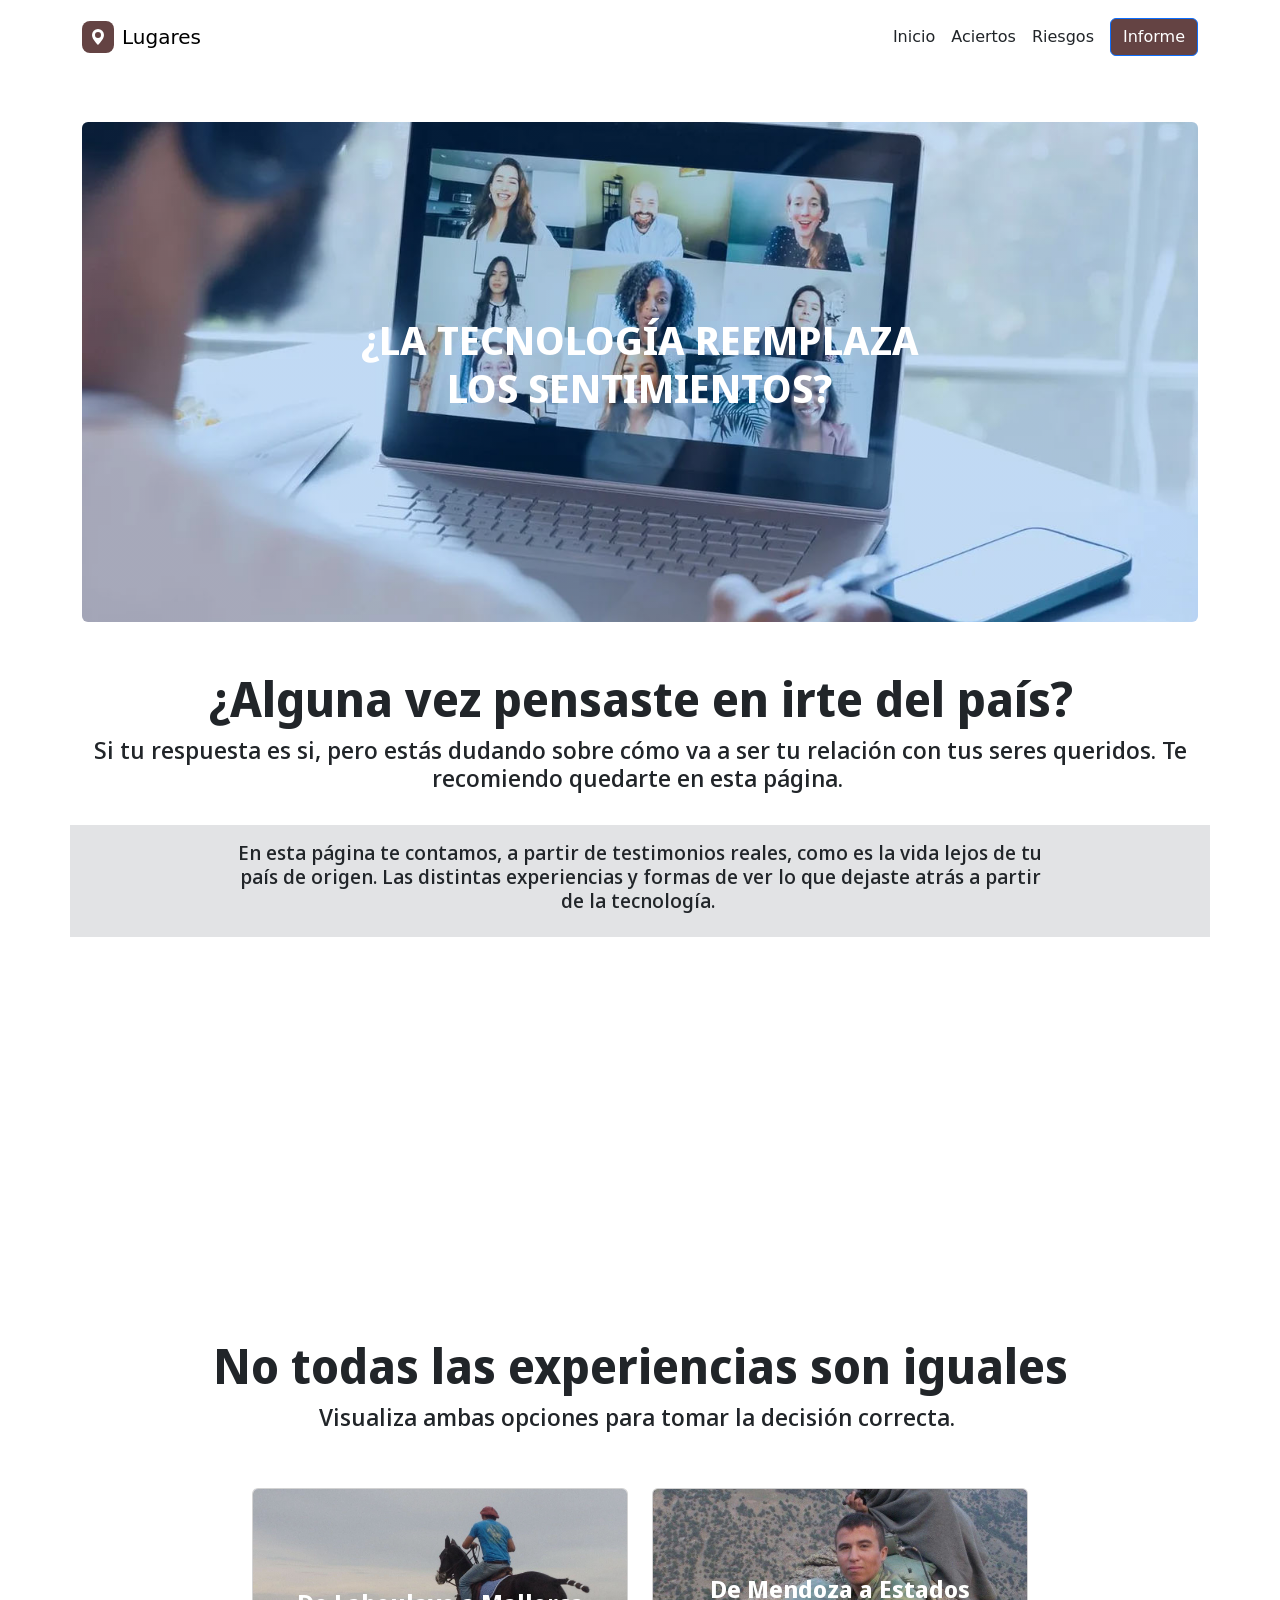
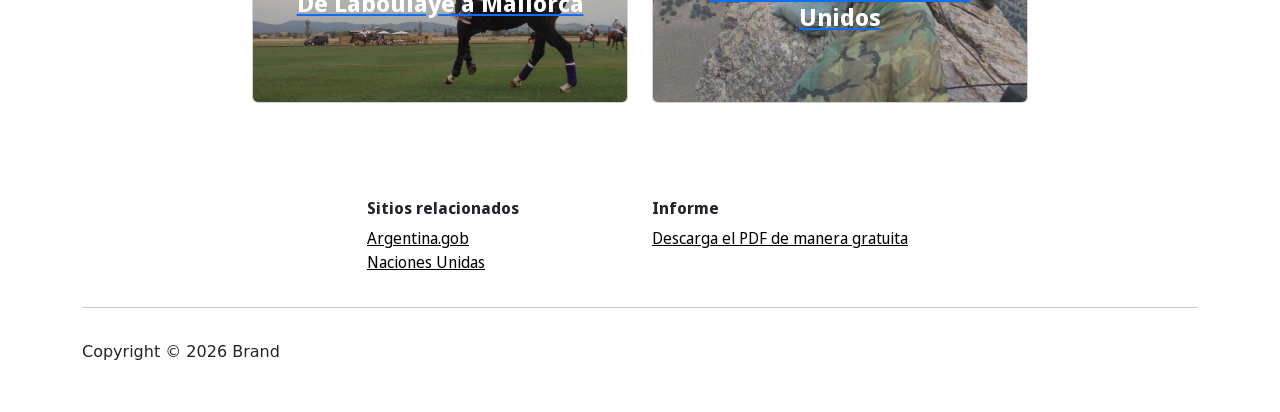
<file: index.html>
<!DOCTYPE html>
<html data-bs-theme="light" lang="en">

<head>
    <meta charset="utf-8">
    <meta name="viewport" content="width=device-width, initial-scale=1.0, shrink-to-fit=no">
    <title>Lugares</title>
    <link rel="stylesheet" href="assets/bootstrap/css/bootstrap.min.css">
    <link rel="stylesheet" href="https://fonts.googleapis.com/css?family=Noto+Sans+Display:100,100i,200,200i,300,300i,400,400i,500,500i,600,600i,700,700i,800,800i,900,900i&amp;display=swap">
    <link rel="stylesheet" href="assets/css/bss-overrides.css">
    <link rel="stylesheet" href="assets/css/Model-Gallery-And-Profile-light-slider-gallery-section.css">
    <link rel="stylesheet" href="assets/css/Navbar-Centered-Links-icons.css">
</head>

<body>
    <nav class="navbar navbar-expand-md bg-body py-3">
        <div class="container"><a class="navbar-brand d-flex align-items-center" href="#"><span class="bs-icon-sm bs-icon-rounded bs-icon-primary d-flex justify-content-center align-items-center me-2 bs-icon" style="background: #644343;"><svg class="bi bi-geo-alt-fill" xmlns="http://www.w3.org/2000/svg" width="1em" height="1em" fill="currentColor" viewBox="0 0 16 16">
                        <path d="M8 16s6-5.686 6-10A6 6 0 0 0 2 6c0 4.314 6 10 6 10m0-7a3 3 0 1 1 0-6 3 3 0 0 1 0 6"></path>
                    </svg></span><span>Lugares</span></a><button class="navbar-toggler" data-bs-toggle="collapse" data-bs-target="#navcol-2"><span class="visually-hidden">Toggle navigation</span><span class="navbar-toggler-icon"></span></button>
            <div class="collapse navbar-collapse" id="navcol-2">
                <ul class="navbar-nav ms-auto">
                    <li class="nav-item"><a class="nav-link" href="index.html" style="color: var(--bs-dark);">Inicio</a></li>
                    <li class="nav-item"><a class="nav-link" href="pipo.html" style="color: var(--bs-dark);">Aciertos</a></li>
                    <li class="nav-item"><a class="nav-link" href="williams.html" style="color: var(--bs-dark);">Riesgos</a></li>
                </ul><a class="btn btn-primary ms-md-2" role="button" href="https://drive.google.com/file/d/12ti0E-I7zOofiz3ipreK2lkm_Ow7I5P8/view?usp=sharing" target="_blank" style="background: #644343;">Informe</a>
            </div>
        </div>
    </nav>
    <section class="text-white py-4 py-xl-5">
        <div class="container">
            <div class="border rounded border-0 d-flex flex-column justify-content-center align-items-center p-4 py-5" style="background: linear-gradient(rgba(0,123,255,0.2), rgba(0,123,255,0.2)), url(&quot;assets/img/videollamada.jpg&quot;) center / cover;height: 500px;">
                <div class="row">
                    <div class="col-md-10 col-xl-8 col-xxl-10 text-center d-flex d-sm-flex d-md-flex justify-content-center align-items-center justify-content-md-start align-items-md-center justify-content-xl-center mx-auto" style="font-family: 'Noto Sans Display', sans-serif;font-weight: bold;text-align: justify;">
                        <div>
                            <h1 class="text-uppercase fw-bold mb-3" style="text-align: center;">¿LA TECNOLOGÍA REEMPLAZA LOS SENTIMIENTOS?</h1>
                        </div>
                    </div>
                </div>
            </div>
        </div>
    </section>
    <div class="container">
        <div class="row">
            <div class="col-md-12">
                <h2 style="font-family: 'Noto Sans Display', sans-serif;font-weight: bold;text-align: center;font-size: 48px;">¿Alguna vez pensaste en irte del país?</h2>
            </div>
        </div>
        <div class="row">
            <div class="col-md-12">
                <h4 style="font-family: 'Noto Sans Display', sans-serif;text-align: center;">Si tu respuesta es si, pero estás dudando sobre cómo va a ser tu relación con tus seres queridos. Te recomiendo quedarte en esta página.&nbsp;</h4>
            </div>
        </div>
        <div class="row">
            <div class="col ps-10 pe-10 mt-4" style="background: var(--bs-secondary-bg-subtle);">
                <h5 class="text-center pt-3 pb-3" style="font-family: 'Noto Sans Display', sans-serif;">En esta página te contamos, a partir de testimonios reales, como es la vida lejos de tu país de origen. Las distintas experiencias y formas de ver lo que dejaste atrás a partir de la tecnología.&nbsp;</h5>
            </div>
        </div>
    </div><div><div <div class="container-wrapper-genially" style="position: relative; min-height: 400px; max-width: 100%;"><video class="loader-genially" autoplay="autoplay" loop="loop" playsinline="playsInline" muted="muted" style="position: absolute;top: 45%;left: 50%;transform: translate(-50%, -50%);width: 80px;height: 80px;margin-bottom: 10%"><source src="https://static.genially.com/resources/loader-default-rebranding.mp4" type="video/mp4" />Your browser does not support the video tag.</video><div id="6a220aae1a28c5cb7c0e6971" class="genially-embed" style="margin: 0px auto; position: relative; height: auto; width: 100%;"></div></div><script>(function (d) { var js, id = "genially-embed-js", ref = d.getElementsByTagName("script")[0]; if (d.getElementById(id)) { return; } js = d.createElement("script"); js.id = id; js.async = true; js.src = "https://view.genially.com/static/embed/embed.js"; ref.parentNode.insertBefore(js, ref); }(document));</script>
    <div class="container">
        <div class="row">
            <div class="col-md-12">
                <h2 style="font-family: 'Noto Sans Display', sans-serif;font-weight: bold;font-size: 48px;text-align: center;">No todas las experiencias son iguales</h2>
            </div>
        </div>
        <div class="row">
            <div class="col-md-12">
                <h4 style="font-family: 'Noto Sans Display', sans-serif;text-align: center;">Visualiza ambas opciones para tomar la decisión correcta.&nbsp;</h4>
            </div>
        </div>
    </div>
    <div class="container d-flex flex-column align-items-center py-4 py-xl-5">
        <div class="row gy-4 row-cols-1 row-cols-md-2 w-100" style="max-width: 800px;">
            <div class="col order-md-first">
                <div class="card"><img class="card-img w-100 d-block" src="assets/img/fotoprincipal.jpg">
                    <div class="card-img-overlay text-center d-flex flex-column justify-content-center align-items-center p-4"><a href="pipo.html"><br>
                            <h4 style="font-family: 'Noto Sans Display', sans-serif;font-weight: bold;color: rgb(255,255,255);">De Laboulaye a Mallorca</h4>
                        </a></div>
                </div>
            </div>
            <div class="col order-md-2">
                <div class="card"><img class="card-img w-100 d-block" src="assets/img/ejercito2.jpg">
                    <div class="card-img-overlay text-center d-flex flex-column justify-content-center align-items-center p-4"><a href="williams.html"><br>
                            <h4 style="font-family: 'Noto Sans Display', sans-serif;font-weight: bold;color: rgb(255,255,255);">De Mendoza a Estados Unidos</h4>
                        </a></div>
                </div>
            </div>
        </div>
    </div>
    <footer class="text-body bg-body">
        <div class="container py-4 py-lg-5">
            <div class="row justify-content-center">
                <div class="col-sm-4 col-md-3 text-center text-lg-start d-flex flex-column">
                    <h3 class="fs-6 text-body" style="font-family: 'Noto Sans Display', sans-serif;font-weight: bold;">Sitios relacionados</h3>
                    <ul class="list-unstyled">
                        <li style="font-family: 'Noto Sans Display', sans-serif;"><a class="link-body-emphasis" href="https://www.argentina.gob.ar/argentinosenelmundo/emigrantes" target="_blank">Argentina.gob</a></li>
                        <li><a class="link-body-emphasis" href="https://www.un.org/es/global-issues/migration" target="_blank" style="font-family: 'Noto Sans Display', sans-serif;">Naciones Unidas</a></li>
                        <li><a class="link-body-emphasis" href="#"></a></li>
                    </ul>
                </div>
                <div class="col-sm-4 col-md-3 text-center text-lg-start d-flex flex-column">
                    <h3 class="fs-6 text-body" style="font-family: 'Noto Sans Display', sans-serif;font-weight: bold;">Informe</h3>
                    <ul class="list-unstyled">
                        <li><a class="link-body-emphasis" href="https://drive.google.com/file/d/12ti0E-I7zOofiz3ipreK2lkm_Ow7I5P8/view?usp=sharing" target="_blank" style="font-family: 'Noto Sans Display', sans-serif;">Descarga el PDF de manera gratuita</a></li>
                        <li></li>
                    </ul>
                </div>
            </div>
            <hr>
            <div class="d-flex justify-content-between align-items-center pt-3">
                <p class="mb-0">Copyright © 2026 Brand</p>
                <ul class="list-inline mb-0">
                    <li class="list-inline-item"><a href="#"></a></li>
                    <li class="list-inline-item"><a href="#"></a></li>
                    <li class="list-inline-item"><a href="#"></a></li>
                </ul>
            </div>
        </div>
    </footer>
    <script src="assets/bootstrap/js/bootstrap.min.js"></script>
    <script src="assets/js/Model-Gallery-And-Profile-LightGallery-Lightbox.js"></script>
</body>

</html>
</file>
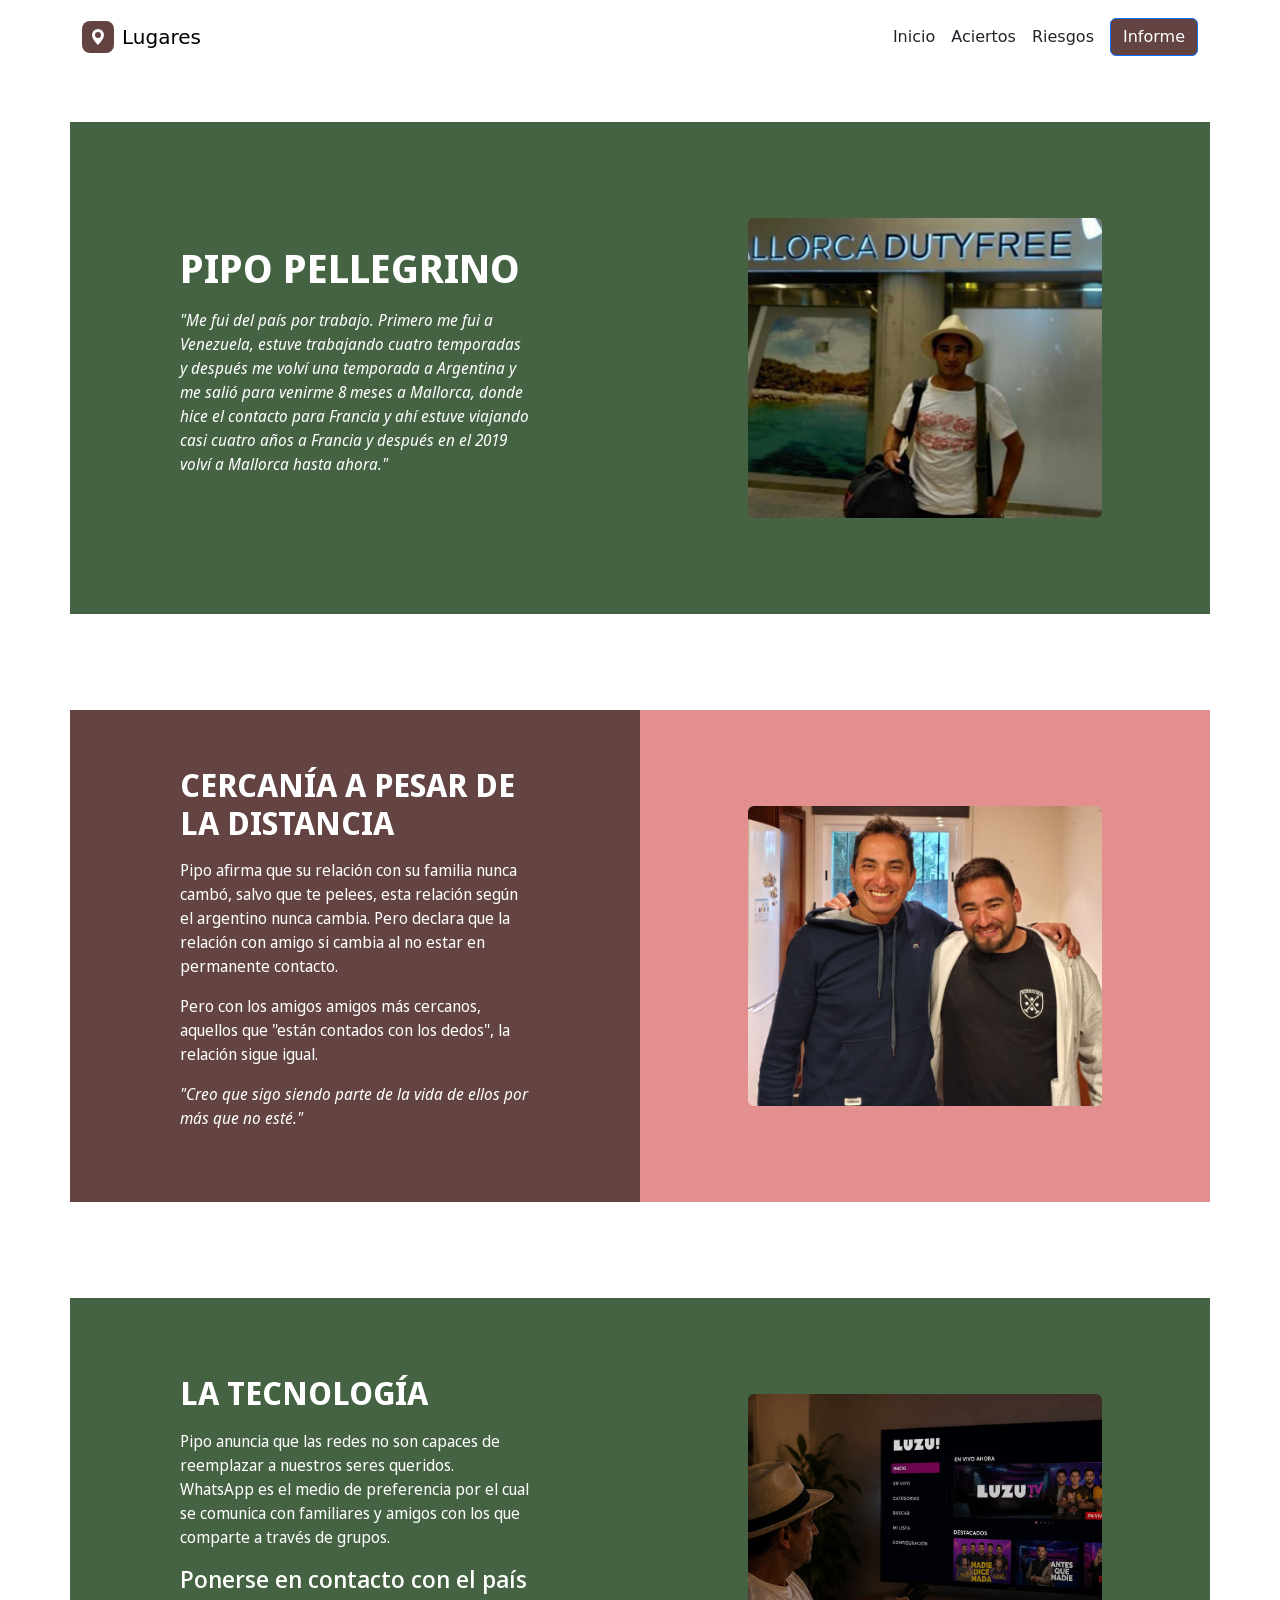
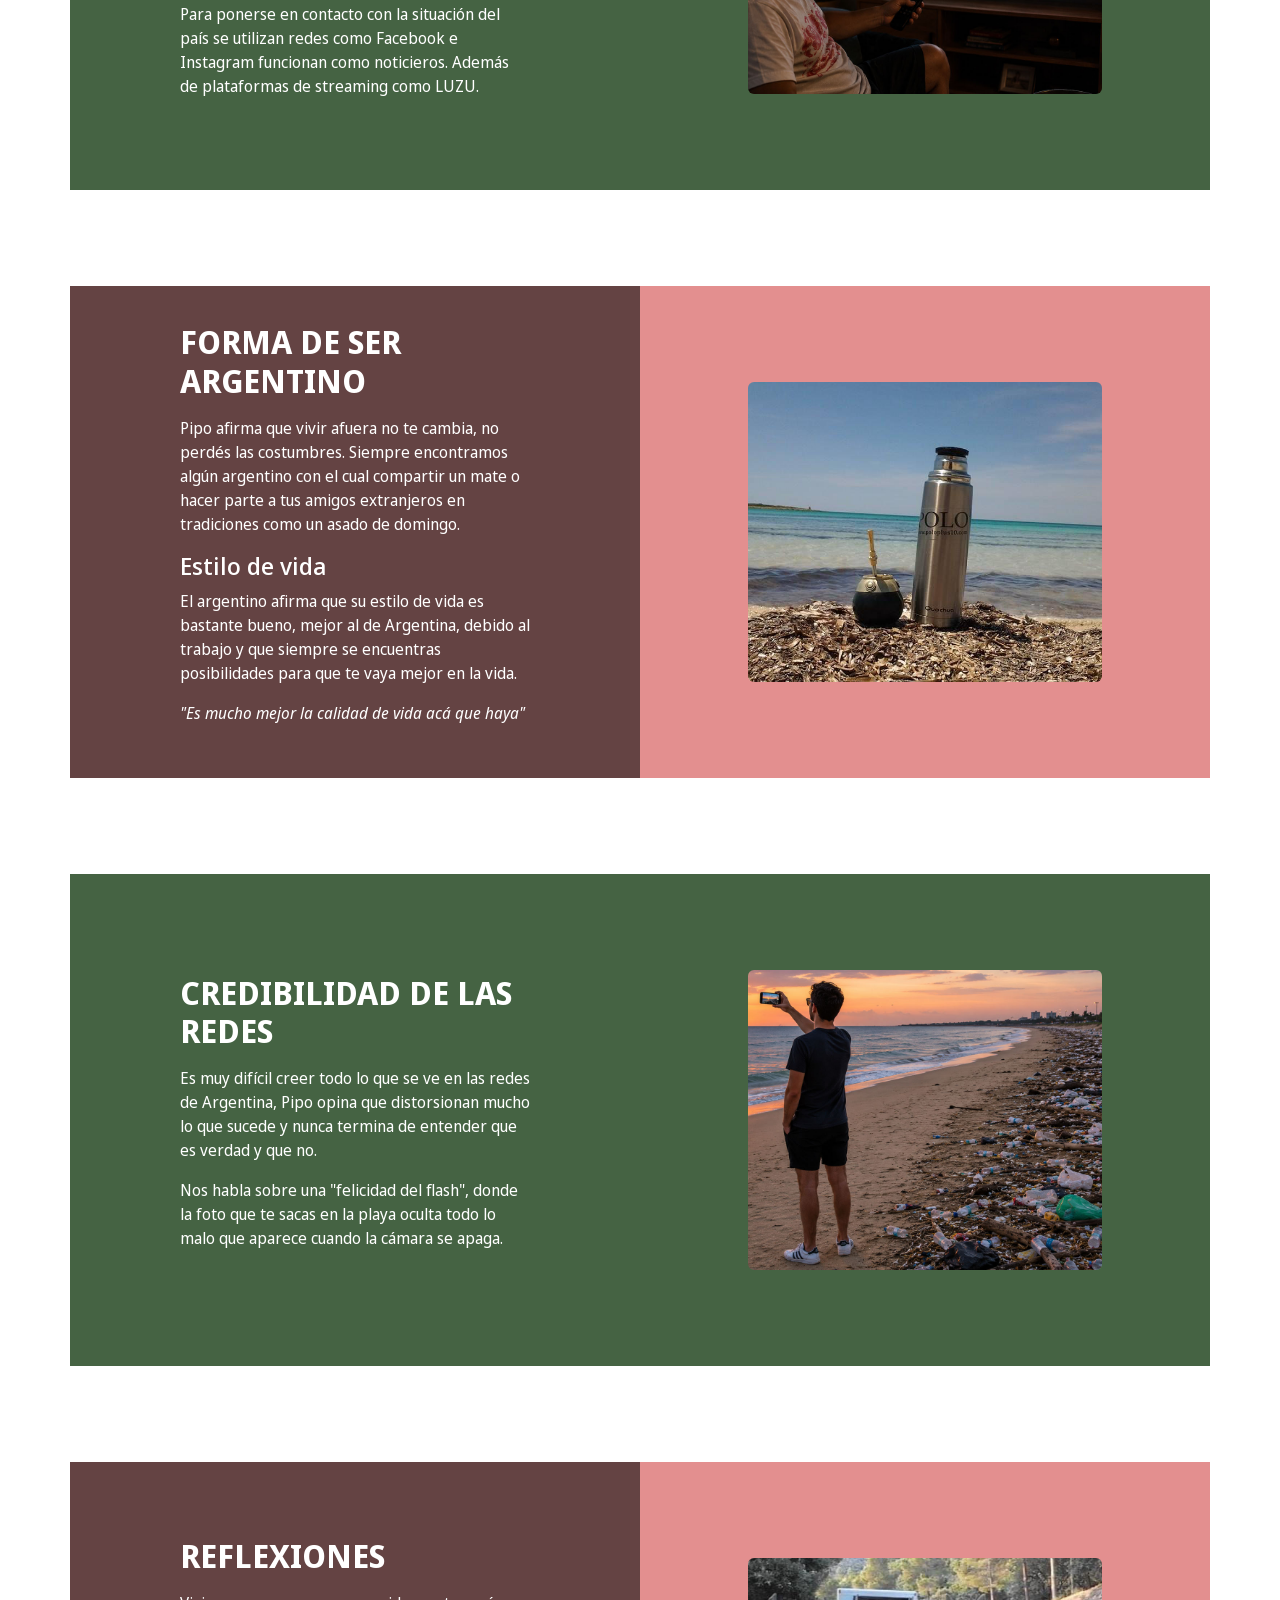
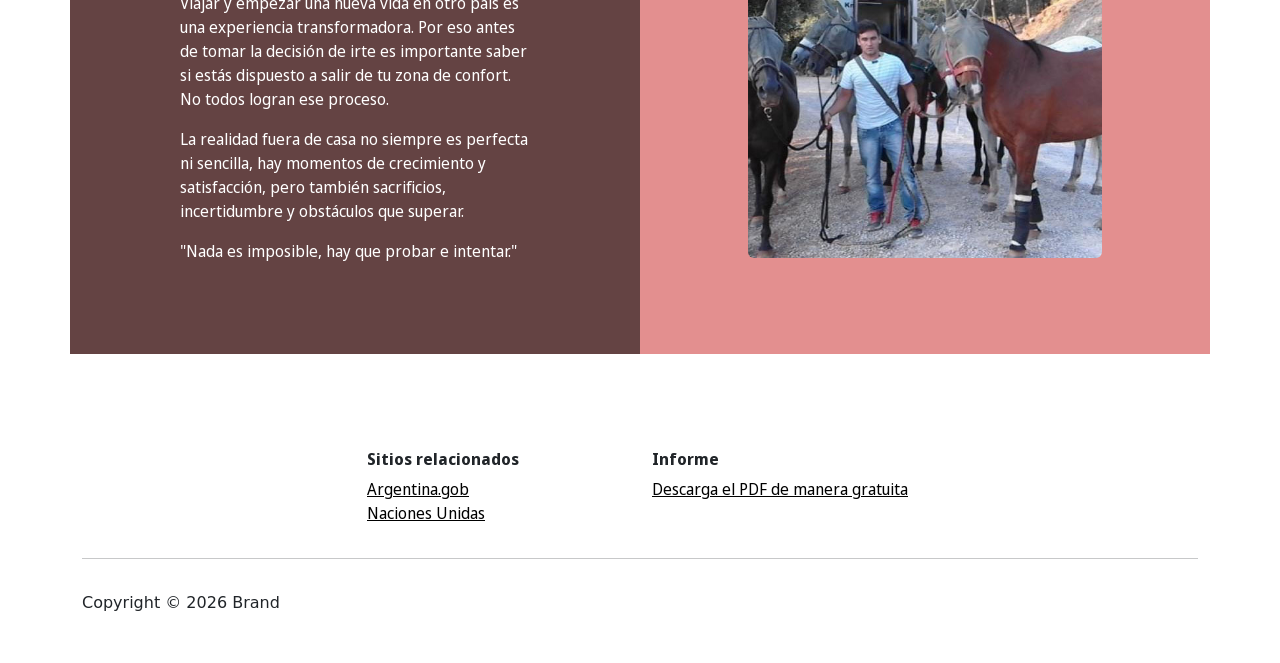
<file: pipo.html>
<!DOCTYPE html>
<html data-bs-theme="light" lang="en">

<head>
    <meta charset="utf-8">
    <meta name="viewport" content="width=device-width, initial-scale=1.0, shrink-to-fit=no">
    <title>Lugares</title>
    <link rel="stylesheet" href="assets/bootstrap/css/bootstrap.min.css">
    <link rel="stylesheet" href="https://fonts.googleapis.com/css?family=Noto+Sans+Display:100,100i,200,200i,300,300i,400,400i,500,500i,600,600i,700,700i,800,800i,900,900i&amp;display=swap">
    <link rel="stylesheet" href="assets/css/bss-overrides.css">
    <link rel="stylesheet" href="assets/css/Model-Gallery-And-Profile-light-slider-gallery-section.css">
    <link rel="stylesheet" href="assets/css/Navbar-Centered-Links-icons.css">
</head>

<body>
    <nav class="navbar navbar-expand-md bg-body py-3">
        <div class="container"><a class="navbar-brand d-flex align-items-center" href="#"><span class="bs-icon-sm bs-icon-rounded bs-icon-primary d-flex justify-content-center align-items-center me-2 bs-icon" style="background: #644343;"><svg class="bi bi-geo-alt-fill" xmlns="http://www.w3.org/2000/svg" width="1em" height="1em" fill="currentColor" viewBox="0 0 16 16">
                        <path d="M8 16s6-5.686 6-10A6 6 0 0 0 2 6c0 4.314 6 10 6 10m0-7a3 3 0 1 1 0-6 3 3 0 0 1 0 6"></path>
                    </svg></span><span>Lugares</span></a><button class="navbar-toggler" data-bs-toggle="collapse" data-bs-target="#navcol-2"><span class="visually-hidden">Toggle navigation</span><span class="navbar-toggler-icon"></span></button>
            <div class="collapse navbar-collapse" id="navcol-2">
                <ul class="navbar-nav ms-auto">
                    <li class="nav-item"><a class="nav-link" href="index.html" style="color: var(--bs-dark);">Inicio</a></li>
                    <li class="nav-item"><a class="nav-link" href="pipo.html" style="color: var(--bs-dark);">Aciertos</a></li>
                    <li class="nav-item"><a class="nav-link" href="williams.html" style="color: var(--bs-dark);">Riesgos</a></li>
                </ul><a class="btn btn-primary ms-md-2" role="button" href="https://drive.google.com/file/d/12ti0E-I7zOofiz3ipreK2lkm_Ow7I5P8/view?usp=sharing" target="_blank" style="background: #644343;">Informe</a>
            </div>
        </div>
    </nav>
    <div class="container py-4 py-xl-5">
        <div class="row gy-4 gy-md-0">
            <div class="col-md-6 text-center text-md-start d-flex d-sm-flex d-md-flex justify-content-center align-items-center justify-content-md-start align-items-md-center justify-content-xl-center" style="background: #456343;">
                <div style="max-width: 350px;">
                    <h1 class="text-uppercase fw-bold" style="font-family: 'Noto Sans Display', sans-serif;font-weight: bold;color: rgb(255,255,255);">Pipo PELLEGRINO</h1>
                    <p class="my-3" style="font-family: 'Noto Sans Display', sans-serif;font-style: italic;color: rgb(255,255,255);">"Me fui del país por trabajo. Primero me fui a Venezuela, estuve trabajando cuatro temporadas y después me volví una temporada a Argentina y me salió para venirme 8 meses a Mallorca, donde hice el contacto para Francia y ahí estuve viajando casi cuatro años a Francia y después en el 2019 volví a Mallorca hasta ahora."</p>
                </div>
            </div>
            <div class="col-md-6" style="background: #456343;">
                <div class="m-xl-5 p-xl-5"><img class="img-fluid object-fit-cover rounded w-100" style="min-height: 300px;" src="assets/img/fotoaeropuerto2.jpg"></div>
            </div>
        </div>
    </div>
    <div class="container py-4 py-xl-5">
        <div class="row gy-4 gy-md-0">
            <div class="col-md-6 text-center text-md-start d-flex d-sm-flex d-md-flex justify-content-center align-items-center justify-content-md-start align-items-md-center justify-content-xl-center" style="background: #644343;">
                <div style="max-width: 350px;">
                    <h2 class="text-uppercase fw-bold" style="color: rgb(255,255,255);font-family: 'Noto Sans Display', sans-serif;font-weight: bold;">cercanía a pesar de la distancia</h2>
                    <p class="my-3" style="color: rgb(255,255,255);font-family: 'Noto Sans Display', sans-serif;">Pipo afirma que su relación con su familia nunca cambó, salvo que te pelees, esta relación según el argentino nunca cambia. Pero declara que la relación con amigo si cambia al no estar en permanente contacto.&nbsp;</p>
                    <p style="color: rgb(255,255,255);font-family: 'Noto Sans Display', sans-serif;">Pero con los amigos amigos más cercanos, aquellos que "están contados con los dedos", la relación sigue igual. </p>
                    <p style="color: rgb(255,255,255);font-family: 'Noto Sans Display', sans-serif;font-style: italic;">"Creo que sigo siendo parte de la vida de ellos por más que no esté."&nbsp;</p>
                </div>
            </div>
            <div class="col-md-6" style="background: #e38f8f;">
                <div class="m-xl-5 p-xl-5"><img class="img-fluid object-fit-cover rounded w-100" style="min-height: 300px;" src="assets/img/fotoconamigo.jpg"></div>
            </div>
        </div>
    </div>
    <div class="container py-4 py-xl-5">
        <div class="row gy-4 gy-md-0">
            <div class="col-md-6 text-center text-md-start d-flex d-sm-flex d-md-flex justify-content-center align-items-center justify-content-md-start align-items-md-center justify-content-xl-center" style="color: rgb(33, 37, 41);background: #456343;">
                <div style="max-width: 350px;">
                    <h2 class="text-uppercase fw-bold" style="font-family: 'Noto Sans Display', sans-serif;color: rgb(255,255,255);font-weight: bold;">la tecnología</h2>
                    <p class="my-3" style="font-family: 'Noto Sans Display', sans-serif;color: rgb(255,255,255);">Pipo anuncia que las redes no son capaces de reemplazar a nuestros seres queridos. WhatsApp es el medio de preferencia por el cual se comunica con familiares y amigos con los que comparte a través de grupos. </p>
                    <h4 style="color: rgb(255,255,255);font-family: 'Noto Sans Display', sans-serif;">Ponerse en contacto con el país</h4>
                    <p style="font-family: 'Noto Sans Display', sans-serif;color: rgb(255,255,255);">Para ponerse en contacto con la situación del país se utilizan redes como Facebook e Instagram funcionan como noticieros. Además de plataformas de streaming como LUZU.</p>
                </div>
            </div>
            <div class="col-md-6" style="background: #456343;">
                <div class="m-xl-5 p-xl-5"><img class="img-fluid object-fit-cover rounded w-100" style="min-height: 300px;" src="assets/img/LUZU.jpg"></div>
            </div>
        </div>
    </div>
    <div class="container py-4 py-xl-5">
        <div class="row gy-4 gy-md-0">
            <div class="col-md-6 text-center text-md-start d-flex d-sm-flex d-md-flex justify-content-center align-items-center justify-content-md-start align-items-md-center justify-content-xl-center" style="background: #644343;">
                <div style="max-width: 350px;">
                    <h2 class="text-uppercase fw-bold" style="color: rgb(255,255,255);font-family: 'Noto Sans Display', sans-serif;font-weight: bold;">forma de ser argentino</h2>
                    <p class="my-3" style="color: rgb(255,255,255);font-family: 'Noto Sans Display', sans-serif;">Pipo afirma que vivir afuera no te cambia, no perdés las costumbres. Siempre encontramos algún argentino con el cual compartir un mate o hacer parte a tus amigos extranjeros en tradiciones como un asado de domingo.&nbsp;</p>
                    <h4 style="font-family: 'Noto Sans Display', sans-serif;color: rgb(255,255,255);">Estilo de vida</h4>
                    <p style="font-family: 'Noto Sans Display', sans-serif;color: rgb(255,255,255);">El argentino afirma que su estilo de vida es bastante bueno, mejor al de Argentina, debido al trabajo y que siempre se encuentras posibilidades para que te vaya mejor en la vida.&nbsp;</p>
                    <p style="color: rgb(255,255,255);font-family: 'Noto Sans Display', sans-serif;font-style: italic;">"Es mucho mejor la calidad de vida acá que haya"</p>
                </div>
            </div>
            <div class="col-md-6" style="background: #e38f8f;">
                <div class="m-xl-5 p-xl-5"><img class="img-fluid object-fit-cover rounded w-100" style="min-height: 300px;" src="assets/img/mateplaya.jpg"></div>
            </div>
        </div>
    </div>
    <div class="container py-4 py-xl-5">
        <div class="row gy-4 gy-md-0">
            <div class="col-md-6 text-center text-md-start d-flex d-sm-flex d-md-flex justify-content-center align-items-center justify-content-md-start align-items-md-center justify-content-xl-center" style="background: #456343;">
                <div style="max-width: 350px;">
                    <h2 class="text-uppercase fw-bold" style="color: rgb(255,255,255);font-family: 'Noto Sans Display', sans-serif;font-weight: bold;">Credibilidad de las redes</h2>
                    <p class="my-3" style="font-family: 'Noto Sans Display', sans-serif;color: rgb(255,255,255);">Es muy difícil creer todo lo que se ve en las redes de Argentina, Pipo opina que distorsionan mucho lo que sucede y nunca termina de entender que es verdad y que no.&nbsp;</p>
                    <p style="color: rgb(255,255,255);font-family: 'Noto Sans Display', sans-serif;">Nos habla sobre una "felicidad del flash", donde la foto que te sacas en la playa oculta todo lo malo que aparece cuando la cámara se apaga.&nbsp;</p>
                </div>
            </div>
            <div class="col-md-6" style="background: #456343;">
                <div class="m-xl-5 p-xl-5"><img class="img-fluid object-fit-cover rounded w-100" style="min-height: 300px;" src="assets/img/playasucia.jpg"></div>
            </div>
        </div>
    </div>
    <div class="container py-4 py-xl-5">
        <div class="row gy-4 gy-md-0">
            <div class="col-md-6 text-center text-md-start d-flex d-sm-flex d-md-flex justify-content-center align-items-center justify-content-md-start align-items-md-center justify-content-xl-center" style="background: #644343;font-family: 'Noto Sans Display', sans-serif;">
                <div style="max-width: 350px;">
                    <h2 class="text-uppercase fw-bold" style="color: rgb(255,255,255);">reflexiones</h2>
                    <p class="my-3" style="color: rgb(255,255,255);">Viajar y empezar una nueva vida en otro país es una experiencia transformadora. Por eso antes de tomar la decisión de irte es importante saber si estás dispuesto a salir de tu zona de confort. No todos logran ese proceso.&nbsp;</p>
                    <p style="color: rgb(255,255,255);">La realidad fuera de casa no siempre es perfecta ni sencilla, hay momentos de crecimiento y satisfacción, pero también sacrificios, incertidumbre y obstáculos que superar.</p>
                    <p style="color: rgb(255,255,255);">"Nada es imposible, hay que probar e intentar."</p>
                </div>
            </div>
            <div class="col-md-6" style="color: rgb(33, 37, 41);background: #e38f8f;">
                <div class="m-xl-5 p-xl-5"><img class="img-fluid object-fit-cover rounded w-100" style="min-height: 300px;" src="assets/img/caballos.jpg"></div>
            </div>
        </div>
    </div>
    <footer class="text-body bg-body">
        <div class="container py-4 py-lg-5">
            <div class="row justify-content-center">
                <div class="col-sm-4 col-md-3 text-center text-lg-start d-flex flex-column">
                    <h3 class="fs-6 text-body" style="font-family: 'Noto Sans Display', sans-serif;font-weight: bold;">Sitios relacionados</h3>
                    <ul class="list-unstyled">
                        <li style="font-family: 'Noto Sans Display', sans-serif;"><a class="link-body-emphasis" href="https://www.argentina.gob.ar/argentinosenelmundo/emigrantes" target="_blank">Argentina.gob</a></li>
                        <li><a class="link-body-emphasis" href="https://www.un.org/es/global-issues/migration" target="_blank" style="font-family: 'Noto Sans Display', sans-serif;">Naciones Unidas</a></li>
                        <li><a class="link-body-emphasis" href="#"></a></li>
                    </ul>
                </div>
                <div class="col-sm-4 col-md-3 text-center text-lg-start d-flex flex-column">
                    <h3 class="fs-6 text-body" style="font-family: 'Noto Sans Display', sans-serif;font-weight: bold;">Informe</h3>
                    <ul class="list-unstyled">
                        <li><a class="link-body-emphasis" href="https://drive.google.com/file/d/12ti0E-I7zOofiz3ipreK2lkm_Ow7I5P8/view?usp=sharing" target="_blank" style="font-family: 'Noto Sans Display', sans-serif;">Descarga el PDF de manera gratuita</a></li>
                        <li></li>
                    </ul>
                </div>
            </div>
            <hr>
            <div class="d-flex justify-content-between align-items-center pt-3">
                <p class="mb-0">Copyright © 2026 Brand</p>
                <ul class="list-inline mb-0">
                    <li class="list-inline-item"><a href="#"></a></li>
                    <li class="list-inline-item"><a href="#"></a></li>
                    <li class="list-inline-item"><a href="#"></a></li>
                </ul>
            </div>
        </div>
    </footer>
    <script src="assets/bootstrap/js/bootstrap.min.js"></script>
    <script src="assets/js/Model-Gallery-And-Profile-LightGallery-Lightbox.js"></script>
</body>

</html>
</file>
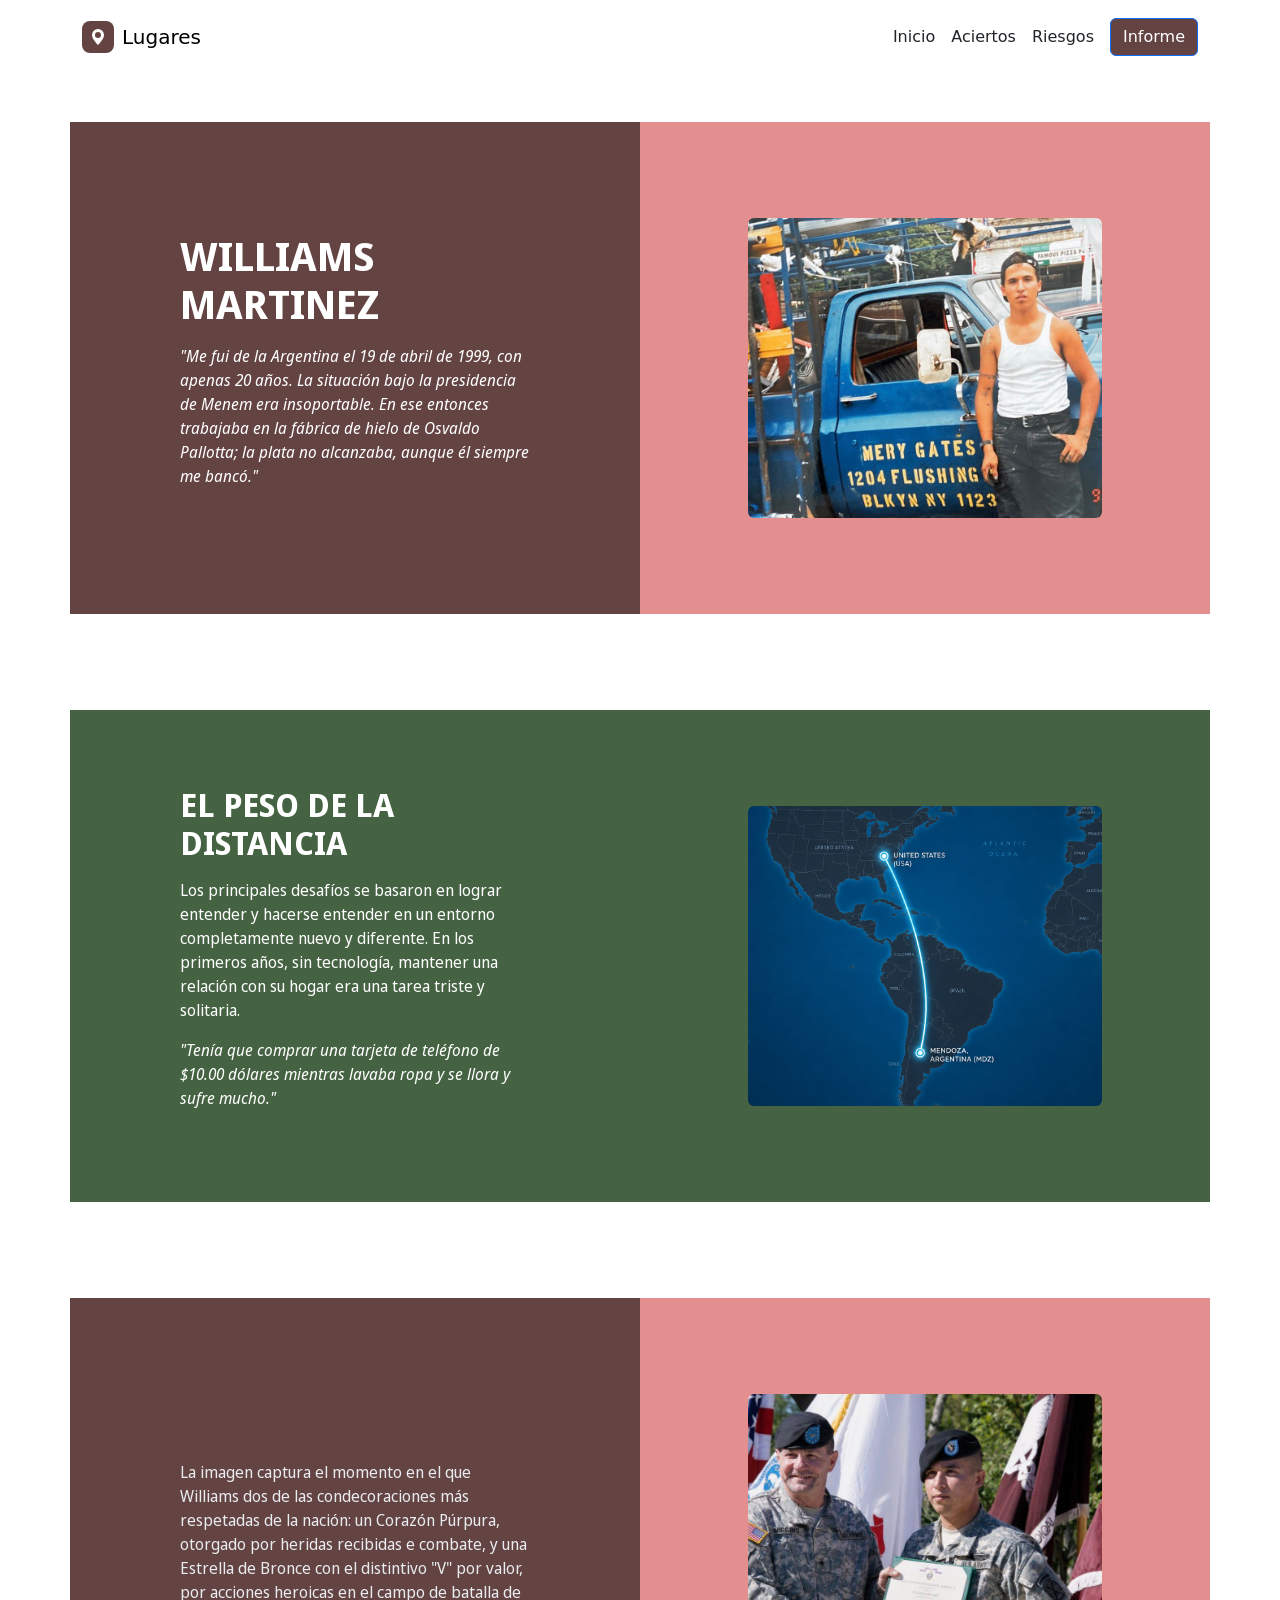
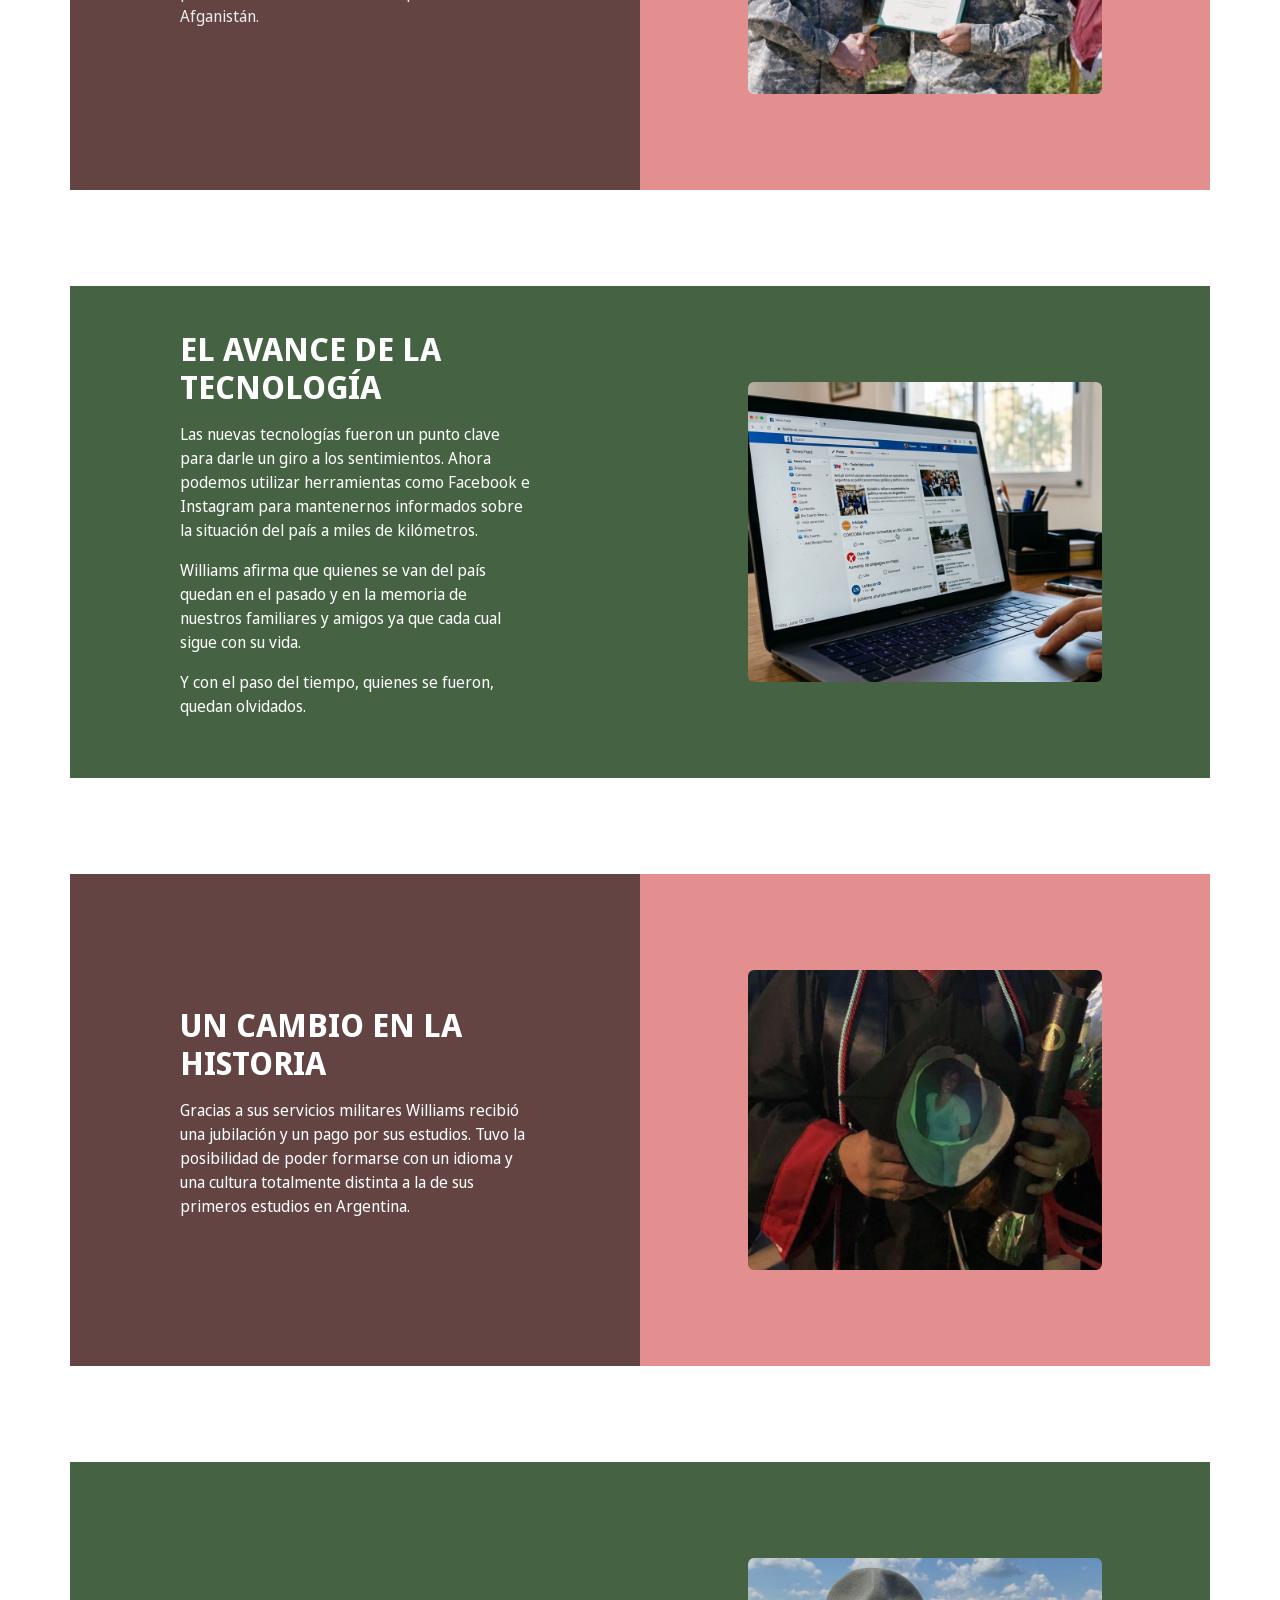
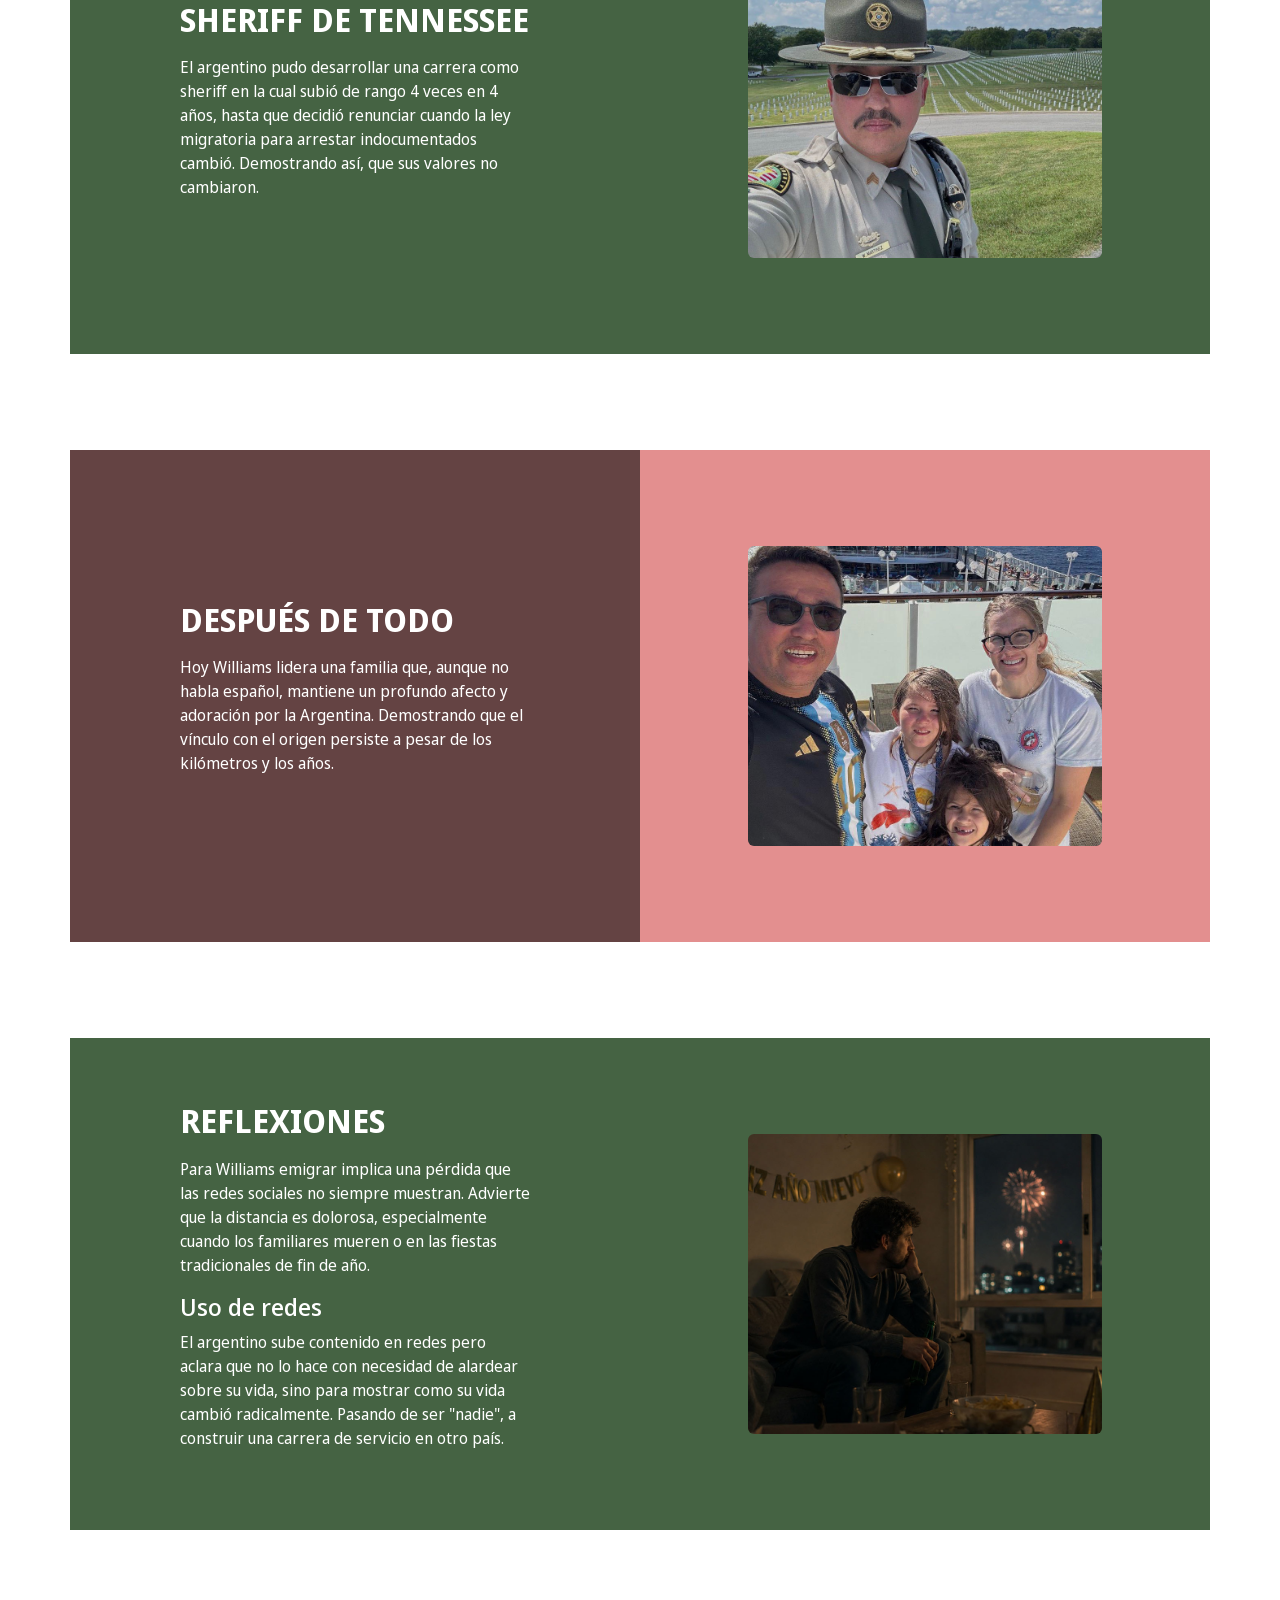
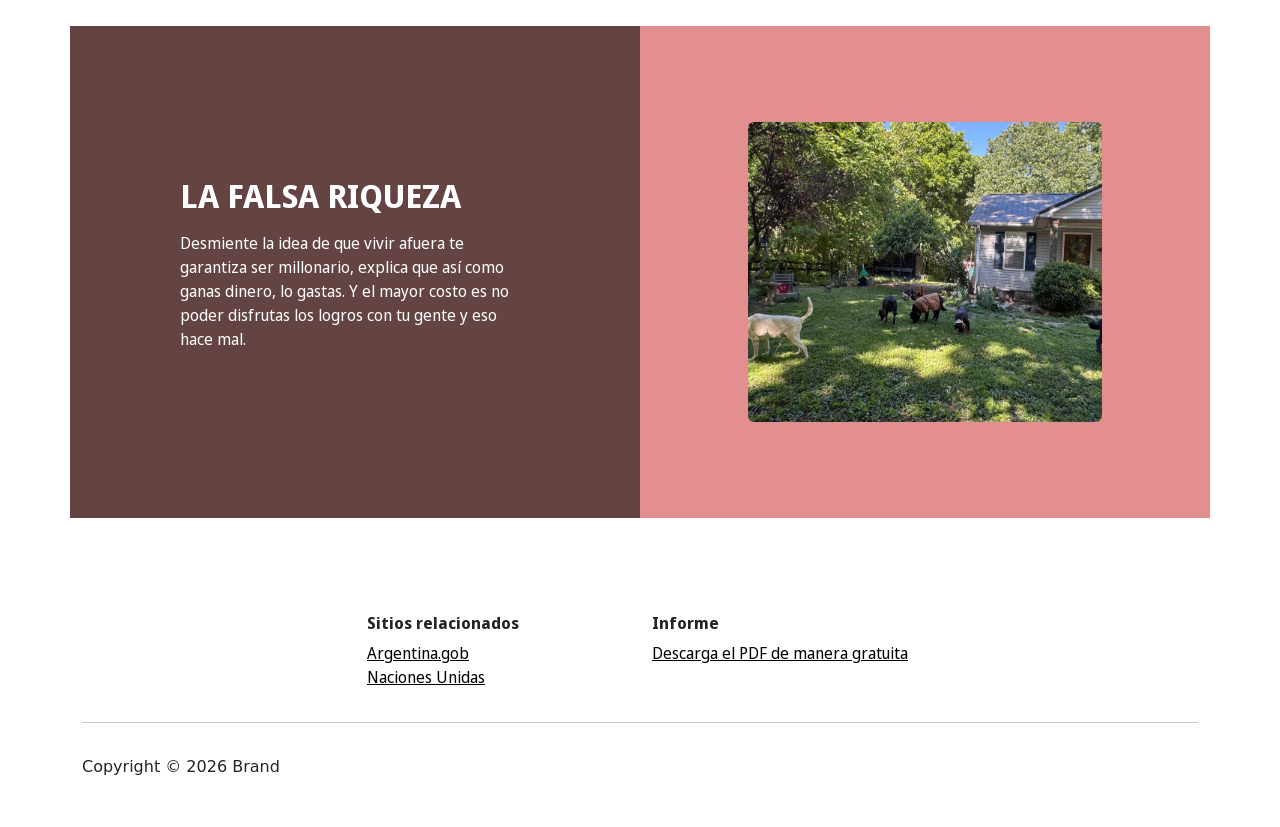
<file: williams.html>
<!DOCTYPE html>
<html data-bs-theme="light" lang="en">

<head>
    <meta charset="utf-8">
    <meta name="viewport" content="width=device-width, initial-scale=1.0, shrink-to-fit=no">
    <title>Lugares</title>
    <link rel="stylesheet" href="assets/bootstrap/css/bootstrap.min.css">
    <link rel="stylesheet" href="https://fonts.googleapis.com/css?family=Noto+Sans+Display:100,100i,200,200i,300,300i,400,400i,500,500i,600,600i,700,700i,800,800i,900,900i&amp;display=swap">
    <link rel="stylesheet" href="assets/css/bss-overrides.css">
    <link rel="stylesheet" href="assets/css/Model-Gallery-And-Profile-light-slider-gallery-section.css">
    <link rel="stylesheet" href="assets/css/Navbar-Centered-Links-icons.css">
</head>

<body>
    <nav class="navbar navbar-expand-md bg-body py-3">
        <div class="container"><a class="navbar-brand d-flex align-items-center" href="#"><span class="bs-icon-sm bs-icon-rounded bs-icon-primary d-flex justify-content-center align-items-center me-2 bs-icon" style="background: #644343;"><svg class="bi bi-geo-alt-fill" xmlns="http://www.w3.org/2000/svg" width="1em" height="1em" fill="currentColor" viewBox="0 0 16 16">
                        <path d="M8 16s6-5.686 6-10A6 6 0 0 0 2 6c0 4.314 6 10 6 10m0-7a3 3 0 1 1 0-6 3 3 0 0 1 0 6"></path>
                    </svg></span><span>Lugares</span></a><button class="navbar-toggler" data-bs-toggle="collapse" data-bs-target="#navcol-2"><span class="visually-hidden">Toggle navigation</span><span class="navbar-toggler-icon"></span></button>
            <div class="collapse navbar-collapse" id="navcol-2">
                <ul class="navbar-nav ms-auto">
                    <li class="nav-item"><a class="nav-link" href="index.html" style="color: var(--bs-dark);">Inicio</a></li>
                    <li class="nav-item"><a class="nav-link" href="pipo.html" style="color: var(--bs-dark);">Aciertos</a></li>
                    <li class="nav-item"><a class="nav-link" href="williams.html" style="color: var(--bs-dark);">Riesgos</a></li>
                </ul><a class="btn btn-primary ms-md-2" role="button" href="https://drive.google.com/file/d/12ti0E-I7zOofiz3ipreK2lkm_Ow7I5P8/view?usp=sharing" target="_blank" style="background: #644343;">Informe</a>
            </div>
        </div>
    </nav>
    <div class="container mt-0 pt-0 mb-0 pb-0 py-4 py-xl-5">
        <div class="row gy-4 gy-md-0">
            <div class="col-md-6 text-center text-md-start d-flex d-sm-flex d-md-flex justify-content-center align-items-center justify-content-md-start align-items-md-center justify-content-xl-center" style="background: #644343;">
                <div style="max-width: 350px;">
                    <h1 class="text-uppercase fw-bold" style="font-family: 'Noto Sans Display', sans-serif;font-weight: bold;color: rgb(255,255,255);">WILLIAMS MARTINEZ</h1>
                    <p class="my-3" style="font-family: 'Noto Sans Display', sans-serif;font-style: italic;color: rgb(255,255,255);">"Me fui de la Argentina el 19 de abril de 1999, con apenas 20 años. La situación bajo la presidencia de Menem era insoportable. En ese entonces trabajaba en la fábrica de hielo de Osvaldo Pallotta; la plata no alcanzaba, aunque él siempre me bancó."</p>
                </div>
            </div>
            <div class="col-md-6" style="background: #E38F8F;">
                <div class="m-xl-5 p-xl-5"><img class="img-fluid object-fit-cover rounded w-100" style="min-height: 300px;" src="assets/img/primertrabajo2.jpg"></div>
            </div>
        </div>
    </div>
    <div class="container mt-0 pt-0 mb-0 py-4 py-xl-5">
        <div class="row gy-4 gy-md-0">
            <div class="col-md-6 text-center text-md-start d-flex d-sm-flex d-md-flex justify-content-center align-items-center justify-content-md-start align-items-md-center justify-content-xl-center" style="background: #456343;">
                <div style="max-width: 350px;">
                    <h2 class="text-uppercase fw-bold" style="font-family: 'Noto Sans Display', sans-serif;font-weight: bold;color: rgb(255,255,255);">el peso de la distancia</h2>
                    <p class="my-3" style="font-family: 'Noto Sans Display', sans-serif;color: rgb(255,255,255);">Los principales desafíos se basaron en lograr entender y hacerse entender en un entorno completamente nuevo y diferente. En los primeros años, sin tecnología, mantener una relación con su hogar era una tarea triste y solitaria.&nbsp;</p>
                    <p style="font-family: 'Noto Sans Display', sans-serif;font-style: italic;color: rgb(255,255,255);">"Tenía que comprar una tarjeta de teléfono de $10.00 dólares mientras lavaba ropa y se llora y sufre mucho."</p>
                </div>
            </div>
            <div class="col-md-6" style="background: #456343;">
                <div class="m-xl-5 p-xl-5"><img class="img-fluid object-fit-cover rounded w-100" style="min-height: 300px;" src="assets/img/mapa.jpg"></div>
            </div>
        </div>
    </div>
    <div class="container py-4 py-xl-5">
        <div class="row gy-4 gy-md-0">
            <div class="col-md-6 text-center text-md-start d-flex d-sm-flex d-md-flex justify-content-center align-items-center justify-content-md-start align-items-md-center justify-content-xl-center" style="background: #644343;">
                <div style="max-width: 350px;">
                    <p class="my-3" style="font-family: 'Noto Sans Display', sans-serif;color: var(--bs-gray-200);">La imagen captura el momento en el que Williams dos de las condecoraciones más respetadas de la nación: un Corazón Púrpura, otorgado por heridas recibidas e combate, y una Estrella de Bronce con el distintivo "V" por valor, por acciones heroicas en el campo de batalla de Afganistán.</p>
                </div>
            </div>
            <div class="col-md-6" style="background: #E38F8F;">
                <div class="m-xl-5 p-xl-5"><img class="img-fluid object-fit-cover rounded w-100" style="min-height: 300px;" src="assets/img/diplomaejercito2.jpg"></div>
            </div>
        </div>
    </div>
    <div class="container py-4 py-xl-5">
        <div class="row gy-4 gy-md-0">
            <div class="col-md-6 text-center text-md-start d-flex d-sm-flex d-md-flex justify-content-center align-items-center justify-content-md-start align-items-md-center justify-content-xl-center" style="background: #456343;">
                <div style="max-width: 350px;">
                    <h2 class="text-uppercase fw-bold" style="font-family: 'Noto Sans Display', sans-serif;font-weight: bold;color: rgb(255,255,255);">El avance de la tecnología</h2>
                    <p class="my-3" style="font-family: 'Noto Sans Display', sans-serif;color: rgb(255,255,255);">Las nuevas tecnologías fueron un punto clave para darle un giro a los sentimientos. Ahora podemos utilizar herramientas como Facebook e Instagram para mantenernos informados sobre la situación del país a miles de kilómetros.&nbsp;</p>
                    <p style="font-family: 'Noto Sans Display', sans-serif;color: rgb(255,255,255);">Williams afirma que quienes se van del país quedan en el pasado y en la memoria de nuestros familiares y amigos ya que cada cual sigue con su vida.&nbsp;</p>
                    <p style="font-family: 'Noto Sans Display', sans-serif;color: rgb(255,255,255);">Y con el paso del tiempo, quienes se fueron, quedan olvidados.&nbsp;</p>
                </div>
            </div>
            <div class="col-md-6" style="background: #456343;">
                <div class="m-xl-5 p-xl-5"><img class="img-fluid object-fit-cover rounded w-100" style="min-height: 300px;" src="assets/img/computadora.jpg"></div>
            </div>
        </div>
    </div>
    <div class="container py-4 py-xl-5">
        <div class="row gy-4 gy-md-0">
            <div class="col-md-6 text-center text-md-start d-flex d-sm-flex d-md-flex justify-content-center align-items-center justify-content-md-start align-items-md-center justify-content-xl-center" style="background: #644343;">
                <div style="max-width: 350px;">
                    <h2 class="text-uppercase fw-bold" style="font-family: 'Noto Sans Display', sans-serif;font-weight: bold;color: rgb(255,255,255);">UN CAMBIO EN LA HISTORIA</h2>
                    <p class="my-3" style="font-family: 'Noto Sans Display', sans-serif;color: rgb(255,255,255);">Gracias a sus servicios militares Williams recibió una jubilación y un pago por sus estudios. Tuvo la posibilidad de poder formarse con un idioma y una cultura totalmente distinta a la de sus primeros estudios en Argentina. </p>
                </div>
            </div>
            <div class="col-md-6" style="background: #e38f8f;">
                <div class="m-xl-5 p-xl-5"><img class="img-fluid object-fit-cover rounded w-100" style="min-height: 300px;" src="assets/img/graduacióndetalle.jpg"></div>
            </div>
        </div>
    </div>
    <div class="container py-4 py-xl-5">
        <div class="row gy-4 gy-md-0">
            <div class="col-md-6 text-center text-md-start d-flex d-sm-flex d-md-flex justify-content-center align-items-center justify-content-md-start align-items-md-center justify-content-xl-center" style="background: #456343;">
                <div style="max-width: 350px;">
                    <h2 class="text-uppercase fw-bold" style="font-family: 'Noto Sans Display', sans-serif;font-weight: bold;color: rgb(255,255,255);">Sheriff de Tennessee</h2>
                    <p class="my-3" style="font-family: 'Noto Sans Display', sans-serif;color: rgb(255,255,255);">El argentino pudo desarrollar una carrera como sheriff en la cual subió de rango 4 veces en 4 años, hasta que decidió renunciar cuando la ley migratoria para arrestar indocumentados cambió. Demostrando así, que sus valores no cambiaron. </p>
                </div>
            </div>
            <div class="col-md-6" style="background: #456343;">
                <div class="m-xl-5 p-xl-5"><img class="img-fluid object-fit-cover rounded w-100" style="min-height: 300px;" src="assets/img/sheriff2.jpg"></div>
            </div>
        </div>
    </div>
    <div class="container py-4 py-xl-5">
        <div class="row gy-4 gy-md-0">
            <div class="col-md-6 text-center text-md-start d-flex d-sm-flex d-md-flex justify-content-center align-items-center justify-content-md-start align-items-md-center justify-content-xl-center" style="background: #644343;">
                <div style="max-width: 350px;">
                    <h2 class="text-uppercase fw-bold" style="font-family: 'Noto Sans Display', sans-serif;font-weight: bold;color: rgb(255,255,255);">DESPUÉS DE TODO</h2>
                    <p class="my-3" style="font-family: 'Noto Sans Display', sans-serif;color: rgb(255,255,255);">Hoy Williams lidera una familia que, aunque no habla español, mantiene un profundo afecto y adoración por la Argentina. Demostrando que el vínculo con el origen persiste a pesar de los kilómetros y los años. </p>
                </div>
            </div>
            <div class="col-md-6" style="background: #e38f8f;">
                <div class="m-xl-5 p-xl-5"><img class="img-fluid object-fit-cover rounded w-100" style="min-height: 300px;" src="assets/img/familia2.jpg"></div>
            </div>
        </div>
    </div>
    <div class="container py-4 py-xl-5">
        <div class="row gy-4 gy-md-0">
            <div class="col-md-6 text-center text-md-start d-flex d-sm-flex d-md-flex justify-content-center align-items-center justify-content-md-start align-items-md-center justify-content-xl-center" style="background: #456343;">
                <div style="max-width: 350px;">
                    <h2 class="text-uppercase fw-bold" style="color: rgb(255,255,255);font-family: 'Noto Sans Display', sans-serif;font-weight: bold;">REFLEXIONES</h2>
                    <p class="my-3" style="color: rgb(255,255,255);font-family: 'Noto Sans Display', sans-serif;">Para Williams emigrar implica una pérdida que las redes sociales no siempre muestran. Advierte que la distancia es dolorosa, especialmente cuando los familiares mueren o en las fiestas tradicionales de fin de año. </p>
                    <h4 style="color: rgb(255,255,255);font-family: 'Noto Sans Display', sans-serif;">Uso de redes</h4>
                    <p style="color: rgb(255,255,255);font-family: 'Noto Sans Display', sans-serif;">El argentino sube contenido en redes pero aclara que no lo hace con necesidad de alardear sobre su vida, sino para mostrar como su vida cambió radicalmente. Pasando de ser "nadie", a construir una carrera de servicio en otro país.</p>
                </div>
            </div>
            <div class="col-md-6" style="background: #456343;">
                <div class="m-xl-5 p-xl-5"><img class="img-fluid object-fit-cover rounded w-100" style="min-height: 300px;" src="assets/img/añonuevo.jpg"></div>
            </div>
        </div>
    </div>
    <div class="container py-4 py-xl-5">
        <div class="row gy-4 gy-md-0">
            <div class="col-md-6 text-center text-md-start d-flex d-sm-flex d-md-flex justify-content-center align-items-center justify-content-md-start align-items-md-center justify-content-xl-center" style="background: #644343;">
                <div style="max-width: 350px;">
                    <h2 class="text-uppercase fw-bold" style="font-family: 'Noto Sans Display', sans-serif;font-weight: bold;color: rgb(255,255,255);">la falsa riqueza</h2>
                    <p class="my-3" style="font-family: 'Noto Sans Display', sans-serif;color: rgb(255,255,255);">Desmiente la idea de que vivir afuera te garantiza ser millonario, explica que así como ganas dinero, lo gastas. Y el mayor costo es no poder disfrutas los logros con tu gente y eso hace mal. </p>
                </div>
            </div>
            <div class="col-md-6" style="background: #e38f8f;">
                <div class="m-xl-5 p-xl-5"><img class="img-fluid object-fit-cover rounded w-100" style="min-height: 300px;" src="assets/img/casawilliams2.jpg"></div>
            </div>
        </div>
    </div>
    <footer class="text-body bg-body">
        <div class="container py-4 py-lg-5">
            <div class="row justify-content-center">
                <div class="col-sm-4 col-md-3 text-center text-lg-start d-flex flex-column">
                    <h3 class="fs-6 text-body" style="font-family: 'Noto Sans Display', sans-serif;font-weight: bold;">Sitios relacionados</h3>
                    <ul class="list-unstyled">
                        <li style="font-family: 'Noto Sans Display', sans-serif;"><a class="link-body-emphasis" href="https://www.argentina.gob.ar/argentinosenelmundo/emigrantes" target="_blank">Argentina.gob</a></li>
                        <li><a class="link-body-emphasis" href="https://www.un.org/es/global-issues/migration" target="_blank" style="font-family: 'Noto Sans Display', sans-serif;">Naciones Unidas</a></li>
                        <li><a class="link-body-emphasis" href="#"></a></li>
                    </ul>
                </div>
                <div class="col-sm-4 col-md-3 text-center text-lg-start d-flex flex-column">
                    <h3 class="fs-6 text-body" style="font-family: 'Noto Sans Display', sans-serif;font-weight: bold;">Informe</h3>
                    <ul class="list-unstyled">
                        <li><a class="link-body-emphasis" href="https://drive.google.com/file/d/12ti0E-I7zOofiz3ipreK2lkm_Ow7I5P8/view?usp=sharing" target="_blank" style="font-family: 'Noto Sans Display', sans-serif;">Descarga el PDF de manera gratuita</a></li>
                        <li></li>
                    </ul>
                </div>
            </div>
            <hr>
            <div class="d-flex justify-content-between align-items-center pt-3">
                <p class="mb-0">Copyright © 2026 Brand</p>
                <ul class="list-inline mb-0">
                    <li class="list-inline-item"><a href="#"></a></li>
                    <li class="list-inline-item"><a href="#"></a></li>
                    <li class="list-inline-item"><a href="#"></a></li>
                </ul>
            </div>
        </div>
    </footer>
    <script src="assets/bootstrap/js/bootstrap.min.js"></script>
    <script src="assets/js/Model-Gallery-And-Profile-LightGallery-Lightbox.js"></script>
</body>

</html>
</file>
<file: assets/css/bss-overrides.css>
.p-4 {
  padding: 1.5rem!important;
}

.py-3 {
  padding-top: 1rem!important;
  padding-bottom: 1rem!important;
}

.py-4 {
  padding-top: 1.5rem!important;
  padding-bottom: 1.5rem!important;
}

.py-5 {
  padding-top: 3rem!important;
  padding-bottom: 3rem!important;
}

.pt-0 {
  padding-top: 0!important;
}

.pt-3 {
  padding-top: 1rem!important;
}

.pe-10 {
  padding-right: 10.5rem !important;
}

.pb-0 {
  padding-bottom: 0!important;
}

.pb-3 {
  padding-bottom: 1rem!important;
}

.ps-10 {
  padding-left: 10.5rem !important;
}

@media (min-width:992px) {
  .py-lg-5 {
    padding-top: 3rem!important;
    padding-bottom: 3rem!important;
  }
}

@media (min-width:1200px) {
  .p-xl-5 {
    padding: 3rem!important;
  }
}

@media (min-width:1200px) {
  .py-xl-5 {
    padding-top: 3rem!important;
    padding-bottom: 3rem!important;
  }
}
</file>
<file: assets/css/Model-Gallery-And-Profile-light-slider-gallery-section.css>
.lg-sub-html, .lg-toolbar {
  background-color: rgba(0,0,0,.45);
}

.lg-icon {
  font-family: lg;
  speak: none;
  font-style: normal;
  font-weight: 400;
  font-variant: normal;
  text-transform: none;
  line-height: 1;
  -webkit-font-smoothing: antialiased;
  -moz-osx-font-smoothing: grayscale;
}

.lg-actions .lg-next, .lg-actions .lg-prev {
  background-color: rgba(0,0,0,.45);
  border-radius: 2px;
  color: #999;
  cursor: pointer;
  display: block;
  font-size: 48px;
  margin-top: -10px;
  padding: 8px 10px 9px;
  position: absolute;
  top: 50%;
  z-index: 1080;
  border: none;
  outline: 0;
}

.lg-actions .lg-next.disabled, .lg-actions .lg-prev.disabled {
  pointer-events: none;
  opacity: .5;
}

.lg-actions .lg-next:hover, .lg-actions .lg-prev:hover {
  color: #FFF;
}

.lg-actions .lg-next {
  right: 20px;
}

.lg-actions .lg-next:before {
  content: "\f3d3";
  font-family: Ionicons;
}

.lg-actions .lg-prev {
  left: 20px;
}

.lg-actions .lg-prev:after {
  content: "\f3d2";
  font-family: Ionicons;
}

@keyframes lg-right-end {
}

@keyframes lg-left-end {
}

.lg-outer.lg-right-end .lg-object {
  -webkit-animation: lg-right-end .3s;
  -o-animation: lg-right-end .3s;
  animation: lg-right-end .3s;
  position: relative;
}

.lg-outer.lg-left-end .lg-object {
  -webkit-animation: lg-left-end .3s;
  -o-animation: lg-left-end .3s;
  animation: lg-left-end .3s;
  position: relative;
}

.lg-toolbar {
  z-index: 1082;
  left: 0;
  position: absolute;
  top: 0;
  width: 100%;
}

.lg-toolbar .lg-icon {
  color: #999;
  cursor: pointer;
  float: right;
  font-size: 24px;
  height: 47px;
  line-height: 27px;
  padding: 10px 0;
  text-align: center;
  width: 50px;
  text-decoration: none!important;
  outline: 0;
  -webkit-transition: color .2s linear;
  -o-transition: color .2s linear;
  transition: color .2s linear;
}

.lg-toolbar .lg-icon:hover {
  color: #FFF;
}

.lg-toolbar .lg-close:after {
  content: "\f2d7";
  font-family: Ionicons;
}

.lg-toolbar .lg-download:after {
  content: "\e0f2";
}

.lg-sub-html {
  bottom: 0;
  color: #EEE;
  font-size: 16px;
  left: 0;
  padding: 10px 40px;
  position: fixed;
  right: 0;
  text-align: center;
  z-index: 1080;
}

.lg-sub-html h4 {
  margin: 0;
  font-size: 13px;
  font-weight: 700;
}

.lg-sub-html p {
  font-size: 12px;
  margin: 5px 0 0;
}

#lg-counter {
  color: #999;
  display: inline-block;
  font-size: 16px;
  padding-left: 20px;
  padding-top: 12px;
  vertical-align: middle;
}

.lg-next, .lg-prev, .lg-toolbar {
  opacity: 1;
  -webkit-transition: -webkit-transform .35s cubic-bezier(0,0,.25,1) 0s,opacity .35s cubic-bezier(0,0,.25,1) 0s,color .2s linear;
  -moz-transition: -moz-transform .35s cubic-bezier(0,0,.25,1) 0s,opacity .35s cubic-bezier(0,0,.25,1) 0s,color .2s linear;
  -o-transition: -o-transform .35s cubic-bezier(0,0,.25,1) 0s,opacity .35s cubic-bezier(0,0,.25,1) 0s,color .2s linear;
  transition: transform .35s cubic-bezier(0,0,.25,1) 0s,opacity .35s cubic-bezier(0,0,.25,1) 0s,color .2s linear;
}

.lg-hide-items .lg-prev {
  opacity: 0;
  -webkit-transform: translate3d(-10px,0,0);
  transform: translate3d(-10px,0,0);
}

.lg-hide-items .lg-next {
  opacity: 0;
  -webkit-transform: translate3d(10px,0,0);
  transform: translate3d(10px,0,0);
}

.lg-hide-items .lg-toolbar {
  opacity: 0;
  -webkit-transform: translate3d(0,-10px,0);
  transform: translate3d(0,-10px,0);
}

body:not(.lg-from-hash) .lg-outer.lg-start-zoom .lg-object {
  -webkit-transform: scale3d(.5,.5,.5);
  transform: scale3d(.5,.5,.5);
  opacity: 0;
  -webkit-transition: -webkit-transform 250ms cubic-bezier(0,0,.25,1) 0s,opacity 250ms cubic-bezier(0,0,.25,1)!important;
  -moz-transition: -moz-transform 250ms cubic-bezier(0,0,.25,1) 0s,opacity 250ms cubic-bezier(0,0,.25,1)!important;
  -o-transition: -o-transform 250ms cubic-bezier(0,0,.25,1) 0s,opacity 250ms cubic-bezier(0,0,.25,1)!important;
  transition: transform 250ms cubic-bezier(0,0,.25,1) 0s,opacity 250ms cubic-bezier(0,0,.25,1)!important;
  -webkit-transform-origin: 50% 50%;
  -moz-transform-origin: 50% 50%;
  -ms-transform-origin: 50% 50%;
  transform-origin: 50% 50%;
}

body:not(.lg-from-hash) .lg-outer.lg-start-zoom .lg-item.lg-complete .lg-object {
  -webkit-transform: scale3d(1,1,1);
  transform: scale3d(1,1,1);
  opacity: 1;
}

.lg-outer .lg-thumb-outer {
  background-color: #0D0A0A;
  bottom: 0;
  position: absolute;
  width: 100%;
  z-index: 1080;
  max-height: 350px;
  -webkit-transform: translate3d(0,100%,0);
  transform: translate3d(0,100%,0);
  -webkit-transition: -webkit-transform .25s cubic-bezier(0,0,.25,1) 0s;
  -moz-transition: -moz-transform .25s cubic-bezier(0,0,.25,1) 0s;
  -o-transition: -o-transform .25s cubic-bezier(0,0,.25,1) 0s;
  transition: transform .25s cubic-bezier(0,0,.25,1) 0s;
}

.lg-outer .lg-thumb-outer.lg-grab .lg-thumb-item {
  cursor: -webkit-grab;
  cursor: -moz-grab;
  cursor: -o-grab;
  cursor: -ms-grab;
  cursor: grab;
}

.lg-outer .lg-thumb-outer.lg-grabbing .lg-thumb-item {
  cursor: move;
  cursor: -webkit-grabbing;
  cursor: -moz-grabbing;
  cursor: -o-grabbing;
  cursor: -ms-grabbing;
  cursor: grabbing;
}

.lg-outer .lg-thumb-outer.lg-dragging .lg-thumb {
  -webkit-transition-duration: 0s!important;
  transition-duration: 0s!important;
}

.lg-outer.lg-thumb-open .lg-thumb-outer {
  -webkit-transform: translate3d(0,0,0);
  transform: translate3d(0,0,0);
}

.lg-outer .lg-thumb {
  padding: 10px 0;
  height: 100%;
  margin-bottom: -5px;
}

.lg-outer .lg-thumb-item {
  cursor: pointer;
  float: left;
  overflow: hidden;
  height: 100%;
  border: 2px solid #FFF;
  border-radius: 4px;
  margin-bottom: 5px;
}

@media (min-width:1025px) {
  .lg-outer .lg-thumb-item {
    -webkit-transition: border-color .25s ease;
    -o-transition: border-color .25s ease;
    transition: border-color .25s ease;
  }
}

.lg-outer .lg-thumb-item.active, .lg-outer .lg-thumb-item:hover {
  border-color: #a90707;
}

.lg-outer .lg-thumb-item img {
  width: 100%;
  height: 100%;
  object-fit: cover;
}

.lg-outer.lg-has-thumb .lg-item {
  padding-bottom: 120px;
}

.lg-outer.lg-can-toggle .lg-item {
  padding-bottom: 0;
}

.lg-outer.lg-pull-caption-up .lg-sub-html {
  -webkit-transition: bottom .25s ease;
  -o-transition: bottom .25s ease;
  transition: bottom .25s ease;
}

.lg-outer.lg-pull-caption-up.lg-thumb-open .lg-sub-html {
  bottom: 100px;
}

.lg-outer .lg-toogle-thumb {
  background-color: #0D0A0A;
  border-radius: 2px 2px 0 0;
  color: #999;
  cursor: pointer;
  font-size: 24px;
  height: 39px;
  line-height: 27px;
  padding: 5px 0;
  position: absolute;
  right: 20px;
  text-align: center;
  top: -39px;
  width: 50px;
}

.lg-outer .lg-toogle-thumb:hover, .lg-outer.lg-dropdown-active #lg-share {
  color: #FFF;
}

.lg-outer .lg-toogle-thumb:after {
  content: "\f481";
  font-family: Ionicons;
}

.lg-outer .lg-video-cont {
  display: inline-block;
  vertical-align: middle;
  max-width: 1140px;
  max-height: 100%;
  width: 100%;
  padding: 0 5px;
}

.lg-outer .lg-video {
  width: 100%;
  height: 0;
  padding-bottom: 56.25%;
  overflow: hidden;
  position: relative;
}

.lg-outer .lg-video .lg-object {
  display: inline-block;
  position: absolute;
  top: 0;
  left: 0;
  width: 100%!important;
  height: 100%!important;
}

.lg-outer .lg-video .lg-video-play {
  width: 84px;
  height: 59px;
  position: absolute;
  left: 50%;
  top: 50%;
  margin-left: -42px;
  margin-top: -30px;
  z-index: 1080;
  cursor: pointer;
}

.lg-outer .lg-has-iframe .lg-video {
  -webkit-overflow-scrolling: touch;
  overflow: auto;
}

.lg-outer .lg-has-vimeo .lg-video-play {
  background: url(../img/vimeo-play.png) no-repeat;
}

.lg-outer .lg-has-vimeo:hover .lg-video-play {
  background: url(../img/vimeo-play.png) 0 -58px no-repeat;
}

.lg-outer .lg-has-html5 .lg-video-play {
  background: url(../img/video-play.png) no-repeat;
  height: 64px;
  margin-left: -32px;
  margin-top: -32px;
  width: 64px;
  opacity: .8;
}

.lg-outer .lg-has-html5:hover .lg-video-play {
  opacity: 1;
}

.lg-outer .lg-has-youtube .lg-video-play {
  background: url(../img/youtube-play.png) no-repeat;
}

.lg-outer .lg-has-youtube:hover .lg-video-play {
  background: url(../img/youtube-play.png) 0 -60px no-repeat;
}

.lg-outer .lg-video-object {
  width: 100%!important;
  height: 100%!important;
  position: absolute;
  top: 0;
  left: 0;
}

.lg-outer .lg-has-video .lg-video-object {
  visibility: hidden;
}

.lg-outer .lg-has-video.lg-video-playing .lg-object, .lg-outer .lg-has-video.lg-video-playing .lg-video-play {
  display: none;
}

.lg-outer .lg-has-video.lg-video-playing .lg-video-object {
  visibility: visible;
}

.lg-progress-bar {
  background-color: #333;
  height: 5px;
  left: 0;
  position: absolute;
  top: 0;
  width: 100%;
  z-index: 1083;
  opacity: 0;
  -webkit-transition: opacity 80ms ease 0s;
  -moz-transition: opacity 80ms ease 0s;
  -o-transition: opacity 80ms ease 0s;
  transition: opacity 80ms ease 0s;
}

.lg-progress-bar .lg-progress {
  background-color: #a90707;
  height: 5px;
  width: 0;
}

.lg-progress-bar.lg-start .lg-progress {
  width: 100%;
}

.lg-show-autoplay .lg-progress-bar {
  opacity: 1;
}

.lg-autoplay-button:after {
  content: "\f487";
  font-family: Ionicons;
}

.lg-show-autoplay .lg-autoplay-button:after {
  content: "\f488";
  font-family: Ionicons;
}

.lg-outer.lg-css3.lg-zoom-dragging .lg-item.lg-complete.lg-zoomable .lg-image, .lg-outer.lg-css3.lg-zoom-dragging .lg-item.lg-complete.lg-zoomable .lg-img-wrap {
  -webkit-transition-duration: 0s;
  transition-duration: 0s;
}

.lg-outer.lg-use-transition-for-zoom .lg-item.lg-complete.lg-zoomable .lg-img-wrap {
  -webkit-transition: -webkit-transform .3s cubic-bezier(0,0,.25,1) 0s;
  -moz-transition: -moz-transform .3s cubic-bezier(0,0,.25,1) 0s;
  -o-transition: -o-transform .3s cubic-bezier(0,0,.25,1) 0s;
  transition: transform .3s cubic-bezier(0,0,.25,1) 0s;
}

.lg-outer.lg-use-left-for-zoom .lg-item.lg-complete.lg-zoomable .lg-img-wrap {
  -webkit-transition: left .3s cubic-bezier(0,0,.25,1) 0s,top .3s cubic-bezier(0,0,.25,1) 0s;
  -moz-transition: left .3s cubic-bezier(0,0,.25,1) 0s,top .3s cubic-bezier(0,0,.25,1) 0s;
  -o-transition: left .3s cubic-bezier(0,0,.25,1) 0s,top .3s cubic-bezier(0,0,.25,1) 0s;
  transition: left .3s cubic-bezier(0,0,.25,1) 0s,top .3s cubic-bezier(0,0,.25,1) 0s;
}

.lg-outer .lg-item.lg-complete.lg-zoomable .lg-img-wrap {
  -webkit-transform: translate3d(0,0,0);
  transform: translate3d(0,0,0);
  -webkit-backface-visibility: hidden;
  -moz-backface-visibility: hidden;
  backface-visibility: hidden;
}

.lg-outer .lg-item.lg-complete.lg-zoomable .lg-image {
  -webkit-transform: scale3d(1,1,1);
  transform: scale3d(1,1,1);
  -webkit-transition: -webkit-transform .3s cubic-bezier(0,0,.25,1) 0s,opacity .15s!important;
  -moz-transition: -moz-transform .3s cubic-bezier(0,0,.25,1) 0s,opacity .15s!important;
  -o-transition: -o-transform .3s cubic-bezier(0,0,.25,1) 0s,opacity .15s!important;
  transition: transform .3s cubic-bezier(0,0,.25,1) 0s,opacity .15s!important;
  -webkit-transform-origin: 0 0;
  -moz-transform-origin: 0 0;
  -ms-transform-origin: 0 0;
  transform-origin: 0 0;
  -webkit-backface-visibility: hidden;
  -moz-backface-visibility: hidden;
  backface-visibility: hidden;
}

#lg-zoom-in:after {
  content: "\f48a";
  font-family: Ionicons;
}

#lg-actual-size {
  font-size: 20px;
}

#lg-actual-size:after {
  content: "\f264";
  font-family: Ionicons;
}

#lg-zoom-out {
  opacity: .5;
  pointer-events: none;
}

#lg-zoom-out:after {
  content: "\f463";
  font-family: Ionicons;
}

.lg-zoomed #lg-zoom-out {
  opacity: 1;
  pointer-events: auto;
}

.lg-outer .lg-pager-outer {
  bottom: 60px;
  left: 0;
  position: absolute;
  right: 0;
  text-align: center;
  z-index: 1080;
  height: 10px;
}

.lg-outer .lg-pager-outer.lg-pager-hover .lg-pager-cont {
  overflow: visible;
}

.lg-outer .lg-pager-cont {
  cursor: pointer;
  display: inline-block;
  overflow: hidden;
  position: relative;
  vertical-align: top;
  margin: 0 5px;
}

.lg-outer .lg-pager-cont:hover .lg-pager-thumb-cont {
  opacity: 1;
  -webkit-transform: translate3d(0,0,0);
  transform: translate3d(0,0,0);
}

.lg-outer .lg-pager-cont.lg-pager-active .lg-pager {
  box-shadow: 0 0 0 2px #fff inset;
}

.lg-outer .lg-pager-thumb-cont {
  background-color: #fff;
  color: #FFF;
  bottom: 100%;
  height: 83px;
  left: 0;
  margin-bottom: 20px;
  margin-left: -60px;
  opacity: 0;
  padding: 5px;
  position: absolute;
  width: 120px;
  border-radius: 3px;
  -webkit-transition: opacity .15s ease 0s,-webkit-transform .15s ease 0s;
  -moz-transition: opacity .15s ease 0s,-moz-transform .15s ease 0s;
  -o-transition: opacity .15s ease 0s,-o-transform .15s ease 0s;
  transition: opacity .15s ease 0s,transform .15s ease 0s;
  -webkit-transform: translate3d(0,5px,0);
  transform: translate3d(0,5px,0);
}

.lg-outer .lg-pager-thumb-cont img {
  width: 100%;
  height: 100%;
}

.lg-outer .lg-pager {
  background-color: rgba(255,255,255,.5);
  border-radius: 50%;
  box-shadow: 0 0 0 8px rgba(255,255,255,.7) inset;
  display: block;
  height: 12px;
  -webkit-transition: box-shadow .3s ease 0s;
  -o-transition: box-shadow .3s ease 0s;
  transition: box-shadow .3s ease 0s;
  width: 12px;
}

.lg-outer .lg-pager:focus, .lg-outer .lg-pager:hover {
  box-shadow: 0 0 0 8px #fff inset;
}

.lg-outer .lg-caret {
  border-left: 10px solid transparent;
  border-right: 10px solid transparent;
  border-top: 10px dashed;
  bottom: -10px;
  display: inline-block;
  height: 0;
  left: 50%;
  margin-left: -5px;
  position: absolute;
  vertical-align: middle;
  width: 0;
}

.lg-fullscreen:after {
  content: "\f386";
  font-family: Ionicons;
}

.lg-fullscreen-on .lg-fullscreen:after {
  content: "\f386";
}

.lg-outer #lg-dropdown-overlay {
  background-color: rgba(0,0,0,.25);
  bottom: 0;
  cursor: default;
  left: 0;
  position: fixed;
  right: 0;
  top: 0;
  z-index: 1081;
  opacity: 0;
  visibility: hidden;
  -webkit-transition: visibility 0s linear .18s,opacity .18s linear 0s;
  -o-transition: visibility 0s linear .18s,opacity .18s linear 0s;
  transition: visibility 0s linear .18s,opacity .18s linear 0s;
}

.lg-outer.lg-dropdown-active #lg-dropdown-overlay, .lg-outer.lg-dropdown-active .lg-dropdown {
  -webkit-transition-delay: 0s;
  transition-delay: 0s;
  -moz-transform: translate3d(0,0,0);
  -o-transform: translate3d(0,0,0);
  -ms-transform: translate3d(0,0,0);
  -webkit-transform: translate3d(0,0,0);
  transform: translate3d(0,0,0);
  opacity: 1;
  visibility: visible;
}

.lg-outer .lg-dropdown {
  background-color: #fff;
  border-radius: 2px;
  font-size: 14px;
  list-style-type: none;
  margin: 0;
  padding: 10px 0;
  position: absolute;
  right: 0;
  text-align: left;
  top: 50px;
  opacity: 0;
  visibility: hidden;
  -moz-transform: translate3d(0,5px,0);
  -o-transform: translate3d(0,5px,0);
  -ms-transform: translate3d(0,5px,0);
  -webkit-transform: translate3d(0,5px,0);
  transform: translate3d(0,5px,0);
  -webkit-transition: -webkit-transform .18s linear 0s,visibility 0s linear .5s,opacity .18s linear 0s;
  -moz-transition: -moz-transform .18s linear 0s,visibility 0s linear .5s,opacity .18s linear 0s;
  -o-transition: -o-transform .18s linear 0s,visibility 0s linear .5s,opacity .18s linear 0s;
  transition: transform .18s linear 0s,visibility 0s linear .5s,opacity .18s linear 0s;
}

.lg-outer .lg-dropdown:after {
  content: "";
  display: block;
  height: 0;
  width: 0;
  position: absolute;
  border: 8px solid transparent;
  border-bottom-color: #FFF;
  right: 16px;
  top: -16px;
}

.lg-outer .lg-dropdown > li:last-child {
  margin-bottom: 0;
}

.lg-outer .lg-dropdown > li:hover .lg-icon, .lg-outer .lg-dropdown > li:hover a {
  color: #333;
}

.lg-outer .lg-dropdown a {
  color: #333;
  display: block;
  white-space: pre;
  padding: 4px 12px;
  font-family: "Open Sans","Helvetica Neue",Helvetica,Arial,sans-serif;
  font-size: 12px;
}

.lg-outer .lg-dropdown a:hover {
  background-color: rgba(0,0,0,.07);
}

.lg-outer .lg-dropdown .lg-dropdown-text {
  display: inline-block;
  line-height: 1;
  margin-top: -3px;
  vertical-align: middle;
}

.lg-outer .lg-dropdown .lg-icon {
  color: #333;
  display: inline-block;
  float: none;
  font-size: 20px;
  height: auto;
  line-height: 1;
  margin-right: 8px;
  padding: 0;
  vertical-align: middle;
  width: auto;
}

.lg-outer, .lg-outer .lg, .lg-outer .lg-inner {
  width: 100%;
  height: 100%;
}

.lg-outer #lg-share {
  position: relative;
}

.lg-outer #lg-share:after {
  content: "\e80d";
}

.lg-outer #lg-share-facebook .lg-icon {
  color: #3b5998;
}

.lg-outer #lg-share-facebook .lg-icon:after {
  content: "\e901";
}

.lg-outer #lg-share-twitter .lg-icon {
  color: #00aced;
}

.lg-outer #lg-share-twitter .lg-icon:after {
  content: "\e904";
}

.lg-outer #lg-share-googleplus .lg-icon {
  color: #dd4b39;
}

.lg-outer #lg-share-googleplus .lg-icon:after {
  content: "\e902";
}

.lg-outer #lg-share-pinterest .lg-icon {
  color: #cb2027;
}

.lg-outer #lg-share-pinterest .lg-icon:after {
  content: "\e903";
}

.lg-group:after {
  content: "";
  display: table;
  clear: both;
}

.lg-outer {
  position: fixed;
  top: 0;
  left: 0;
  z-index: 1050;
  text-align: left;
  opacity: 0;
  -webkit-transition: opacity .15s ease 0s;
  -o-transition: opacity .15s ease 0s;
  transition: opacity .15s ease 0s;
}

.lg-outer * {
  -webkit-box-sizing: border-box;
  -moz-box-sizing: border-box;
  box-sizing: border-box;
}

.lg-outer.lg-visible {
  opacity: 1;
}

.lg-outer.lg-css3 .lg-item.lg-current, .lg-outer.lg-css3 .lg-item.lg-next-slide, .lg-outer.lg-css3 .lg-item.lg-prev-slide {
  -webkit-transition-duration: inherit!important;
  transition-duration: inherit!important;
  -webkit-transition-timing-function: inherit!important;
  transition-timing-function: inherit!important;
}

.lg-outer.lg-css3.lg-dragging .lg-item.lg-current, .lg-outer.lg-css3.lg-dragging .lg-item.lg-next-slide, .lg-outer.lg-css3.lg-dragging .lg-item.lg-prev-slide {
  -webkit-transition-duration: 0s!important;
  transition-duration: 0s!important;
  opacity: 1;
}

.lg-outer.lg-grab img.lg-object {
  cursor: -webkit-grab;
  cursor: -moz-grab;
  cursor: -o-grab;
  cursor: -ms-grab;
  cursor: grab;
}

.lg-outer.lg-grabbing img.lg-object {
  cursor: move;
  cursor: -webkit-grabbing;
  cursor: -moz-grabbing;
  cursor: -o-grabbing;
  cursor: -ms-grabbing;
  cursor: grabbing;
}

.lg-outer .lg {
  position: relative;
  overflow: hidden;
  margin-left: auto;
  margin-right: auto;
  max-width: 100%;
  max-height: 100%;
}

.lg-outer .lg-inner {
  position: absolute;
  left: 0;
  top: 0;
  white-space: nowrap;
}

.lg-outer .lg-item {
  background: url(/loading.gif) center center no-repeat;
  display: none!important;
}

.lg-outer.lg-css .lg-current, .lg-outer.lg-css3 .lg-current, .lg-outer.lg-css3 .lg-next-slide, .lg-outer.lg-css3 .lg-prev-slide {
  display: inline-block!important;
}

.lg-outer .lg-img-wrap, .lg-outer .lg-item {
  display: inline-block;
  text-align: center;
  position: absolute;
  width: 100%;
  height: 100%;
}

.lg-outer .lg-img-wrap:before, .lg-outer .lg-item:before {
  content: "";
  display: inline-block;
  height: 50%;
  width: 1px;
  margin-right: -1px;
}

.lg-outer .lg-img-wrap {
  position: absolute;
  padding: 0 5px;
  left: 0;
  right: 0;
  top: 0;
  bottom: 0;
}

.lg-outer .lg-item.lg-complete {
  background-image: none;
}

.lg-outer .lg-item.lg-current {
  z-index: 1060;
}

.lg-outer .lg-image {
  display: inline-block;
  vertical-align: middle;
  max-width: 100%;
  max-height: 100%;
  width: auto!important;
  height: auto!important;
}

.lg-outer.lg-show-after-load .lg-item .lg-object, .lg-outer.lg-show-after-load .lg-item .lg-video-play {
  opacity: 0;
  -webkit-transition: opacity .15s ease 0s;
  -o-transition: opacity .15s ease 0s;
  transition: opacity .15s ease 0s;
}

.lg-outer.lg-show-after-load .lg-item.lg-complete .lg-object, .lg-outer.lg-show-after-load .lg-item.lg-complete .lg-video-play {
  opacity: 1;
}

.lg-outer .lg-empty-html, .lg-outer.lg-hide-download #lg-download {
  display: none;
}

.lg-backdrop {
  position: fixed;
  top: 0;
  left: 0;
  right: 0;
  bottom: 0;
  z-index: 1040;
  background-color: #000;
  opacity: 0;
  -webkit-transition: opacity .15s ease 0s;
  -o-transition: opacity .15s ease 0s;
  transition: opacity .15s ease 0s;
}

.lg-backdrop.in {
  opacity: 1;
}

.lg-css3.lg-no-trans .lg-current, .lg-css3.lg-no-trans .lg-next-slide, .lg-css3.lg-no-trans .lg-prev-slide {
  -webkit-transition: none 0s ease 0s!important;
  -moz-transition: none 0s ease 0s!important;
  -o-transition: none 0s ease 0s!important;
  transition: none 0s ease 0s!important;
}

.lg-css3.lg-use-css3 .lg-item, .lg-css3.lg-use-left .lg-item {
  -webkit-backface-visibility: hidden;
  -moz-backface-visibility: hidden;
  backface-visibility: hidden;
}

.lg-css3.lg-fade .lg-item {
  opacity: 0;
}

.lg-css3.lg-fade .lg-item.lg-current {
  opacity: 1;
}

.lg-css3.lg-fade .lg-item.lg-current, .lg-css3.lg-fade .lg-item.lg-next-slide, .lg-css3.lg-fade .lg-item.lg-prev-slide {
  -webkit-transition: opacity .1s ease 0s;
  -moz-transition: opacity .1s ease 0s;
  -o-transition: opacity .1s ease 0s;
  transition: opacity .1s ease 0s;
}

.lg-css3.lg-slide.lg-use-css3 .lg-item {
  opacity: 0;
}

.lg-css3.lg-slide.lg-use-css3 .lg-item.lg-prev-slide {
  -webkit-transform: translate3d(-100%,0,0);
  transform: translate3d(-100%,0,0);
}

.lg-css3.lg-slide.lg-use-css3 .lg-item.lg-next-slide {
  -webkit-transform: translate3d(100%,0,0);
  transform: translate3d(100%,0,0);
}

.lg-css3.lg-slide.lg-use-css3 .lg-item.lg-current {
  -webkit-transform: translate3d(0,0,0);
  transform: translate3d(0,0,0);
  opacity: 1;
}

.lg-css3.lg-slide.lg-use-css3 .lg-item.lg-current, .lg-css3.lg-slide.lg-use-css3 .lg-item.lg-next-slide, .lg-css3.lg-slide.lg-use-css3 .lg-item.lg-prev-slide {
  -webkit-transition: -webkit-transform 1s cubic-bezier(0,0,.25,1) 0s,opacity .1s ease 0s;
  -moz-transition: -moz-transform 1s cubic-bezier(0,0,.25,1) 0s,opacity .1s ease 0s;
  -o-transition: -o-transform 1s cubic-bezier(0,0,.25,1) 0s,opacity .1s ease 0s;
  transition: transform 1s cubic-bezier(0,0,.25,1) 0s,opacity .1s ease 0s;
}

.lg-css3.lg-slide.lg-use-left .lg-item {
  opacity: 0;
  position: absolute;
  left: 0;
}

.lg-css3.lg-slide.lg-use-left .lg-item.lg-prev-slide {
  left: -100%;
}

.lg-css3.lg-slide.lg-use-left .lg-item.lg-next-slide {
  left: 100%;
}

.lg-css3.lg-slide.lg-use-left .lg-item.lg-current {
  left: 0;
  opacity: 1;
}

.lg-css3.lg-slide.lg-use-left .lg-item.lg-current, .lg-css3.lg-slide.lg-use-left .lg-item.lg-next-slide, .lg-css3.lg-slide.lg-use-left .lg-item.lg-prev-slide {
  -webkit-transition: left 1s cubic-bezier(0,0,.25,1) 0s,opacity .1s ease 0s;
  -moz-transition: left 1s cubic-bezier(0,0,.25,1) 0s,opacity .1s ease 0s;
  -o-transition: left 1s cubic-bezier(0,0,.25,1) 0s,opacity .1s ease 0s;
  transition: left 1s cubic-bezier(0,0,.25,1) 0s,opacity .1s ease 0s;
}

.lSSlideWrapper, .lSSlideWrapper .lSFade {
  position: relative;
}

.lSSlideWrapper .lSSlide, .lSSlideWrapper.usingCss .lSFade > * {
  -webkit-transition-timing-function: inherit!important;
  transition-timing-function: inherit!important;
  -webkit-transition-duration: inherit!important;
  transition-duration: inherit!important;
}

.lSSlideOuter, .lSSlideOuter .lSPager.lSGallery {
  -khtml-user-select: none;
  -moz-user-select: none;
  -ms-user-select: none;
  -webkit-touch-callout: none;
  -webkit-user-select: none;
}

.lSSlideOuter .lSPager.lSGallery:after, .lSSlideWrapper > .lightSlider:after {
  clear: both;
}

.lSSlideOuter {
  overflow: hidden;
  user-select: none;
}

.lightSlider:after, .lightSlider:before {
  content: " ";
  display: table;
}

.lightSlider {
  overflow: hidden;
  margin: 0;
}

.lSSlideWrapper {
  max-width: 100%;
  overflow: hidden;
}

.lSSlideWrapper .lSSlide {
  -webkit-transform: translate(0,0);
  -ms-transform: translate(0,0);
  transform: translate(0,0);
  -webkit-transition: all 1s;
  -webkit-transition-property: -webkit-transform,height;
  -moz-transition-property: -moz-transform,height;
  transition-property: transform,height;
}

.lSSlideWrapper .lSFade > * {
  position: absolute!important;
  top: 0;
  left: 0;
  z-index: 9;
  margin-right: 0;
  width: 100%;
}

.lSSlideWrapper.usingCss .lSFade > * {
  opacity: 0;
  -webkit-transition-delay: 0s;
  transition-delay: 0s;
  -webkit-transition-property: opacity;
  transition-property: opacity;
}

.lSSlideWrapper .lSFade > .active {
  z-index: 10;
}

.lSSlideWrapper.usingCss .lSFade > .active {
  opacity: 1;
}

.lSSlideOuter .lSPager.lSpg {
  margin: 10px 0 0;
  padding: 0;
  text-align: center;
}

.lSSlideOuter .lSPager.lSpg > li {
  cursor: pointer;
  display: inline-block;
  padding: 0 5px;
}

.lSSlideOuter .lSPager.lSpg > li a {
  background-color: #222;
  border-radius: 30px;
  display: inline-block;
  height: 8px;
  overflow: hidden;
  text-indent: -999em;
  width: 8px;
  position: relative;
  z-index: 99;
  -webkit-transition: all .5s linear 0s;
  transition: all .5s linear 0s;
}

.lSSlideOuter .lSPager.lSpg > li.active a, .lSSlideOuter .lSPager.lSpg > li:hover a {
  background-color: #428bca;
}

.lSSlideOuter .media {
  opacity: .8;
}

.lSSlideOuter .media.active {
  opacity: 1;
}

.lSSlideOuter .lSPager.lSGallery {
  list-style: none;
  padding-left: 0;
  margin: 0;
  overflow: hidden;
  transform: translate3d(0,0,0);
  -moz-transform: translate3d(0,0,0);
  -ms-transform: translate3d(0,0,0);
  -webkit-transform: translate3d(0,0,0);
  -o-transform: translate3d(0,0,0);
  -webkit-transition-property: -webkit-transform;
  -moz-transition-property: -moz-transform;
  user-select: none;
}

.lSSlideOuter .lSPager.lSGallery li {
  overflow: hidden;
  -webkit-transition: border-radius .12s linear 0s .35s linear 0s;
  transition: border-radius .12s linear 0s .35s linear 0s;
}

.lSSlideOuter .lSPager.lSGallery li.active, .lSSlideOuter .lSPager.lSGallery li:hover {
  border-radius: 5px;
}

.lSSlideOuter .lSPager.lSGallery img {
  display: block;
  height: auto;
  max-width: 100%;
}

.lSSlideOuter .lSPager.lSGallery:after, .lSSlideOuter .lSPager.lSGallery:before {
  content: " ";
  display: table;
}

.lSAction > a {
  width: 32px;
  display: block;
  top: 50%;
  height: 32px;
  background-image: url(/controls.png);
  cursor: pointer;
  position: absolute;
  z-index: 99;
  margin-top: -16px;
  opacity: .5;
  -webkit-transition: opacity .35s linear 0s;
  transition: opacity .35s linear 0s;
}

.lSAction > a:hover {
  opacity: 1;
}

.lSAction > .lSPrev {
  background-position: 0 0;
  left: 10px;
}

.lSAction > .lSNext {
  background-position: -32px 0;
  right: 10px;
}

.lSAction > a.disabled {
  pointer-events: none;
}

.cS-hidden {
  height: 1px;
  opacity: 0;
  filter: alpha(opacity=0);
  overflow: hidden;
}

.lSSlideOuter.vertical {
  position: relative;
}

.lSSlideOuter.vertical.noPager {
  padding-right: 0!important;
}

.lSSlideOuter.vertical .lSGallery {
  position: absolute!important;
  right: 0;
  top: 0;
}

.lSSlideOuter.vertical .lightSlider > * {
  width: 100%!important;
  max-width: none!important;
}

.lSSlideOuter.vertical .lSAction > a {
  left: 50%;
  margin-left: -14px;
  margin-top: 0;
}

.lSSlideOuter.vertical .lSAction > .lSNext {
  background-position: 31px -31px;
  bottom: 10px;
  top: auto;
}

.lSSlideOuter.vertical .lSAction > .lSPrev {
  background-position: 0 -31px;
  bottom: auto;
  top: 10px;
}

.lSSlideOuter.lSrtl {
  direction: rtl;
}

.lSSlideOuter .lSPager, .lSSlideOuter .lightSlider, #imageGallery li {
  padding-left: 0;
  list-style: none;
}

.lSSlideOuter.lSrtl .lSPager, .lSSlideOuter.lSrtl .lightSlider {
  padding-right: 0;
}

.lSSlideOuter .lSGallery li, .lSSlideOuter .lightSlider > * {
  float: left;
}

.lSSlideOuter.lSrtl .lSGallery li, .lSSlideOuter.lSrtl .lightSlider > * {
  float: right!important;
}

@keyframes rightEnd {
}

@keyframes topEnd {
}

@keyframes leftEnd {
}

@keyframes bottomEnd {
}

.lSSlideOuter .rightEnd {
  -webkit-animation: rightEnd .3s;
  animation: rightEnd .3s;
  position: relative;
}

.lSSlideOuter .leftEnd {
  -webkit-animation: leftEnd .3s;
  animation: leftEnd .3s;
  position: relative;
}

.lSSlideOuter.vertical .rightEnd {
  -webkit-animation: topEnd .3s;
  animation: topEnd .3s;
  position: relative;
}

.lSSlideOuter.vertical .leftEnd {
  -webkit-animation: bottomEnd .3s;
  animation: bottomEnd .3s;
  position: relative;
}

.lSSlideOuter.lSrtl .rightEnd {
  -webkit-animation: leftEnd .3s;
  animation: leftEnd .3s;
  position: relative;
}

.lSSlideOuter.lSrtl .leftEnd {
  -webkit-animation: rightEnd .3s;
  animation: rightEnd .3s;
  position: relative;
}

.lightSlider.lsGrab > * {
  cursor: -webkit-grab;
  cursor: -moz-grab;
  cursor: -o-grab;
  cursor: -ms-grab;
  cursor: grab;
}

.lightSlider.lsGrabbing > * {
  cursor: move;
  cursor: -webkit-grabbing;
  cursor: -moz-grabbing;
  cursor: -o-grabbing;
  cursor: -ms-grabbing;
  cursor: grabbing;
}

.profile-block ul {
  padding-left: 0px;
}

.profile-block li {
  list-style: none;
  border-bottom: 1px solid #ccc;
  padding-bottom: 7px;
  margin-bottom: 7px;
}

.profile-block li:last-child {
  border-bottom: 0 none;
}

.profile-right {
  text-align: right;
  float: right;
}

#model-details .icon.ion-android-microphone {
  display: none;
}

#bio-content {
  padding-right: 25px;
  height: 600px;
  width: 100%;
  overflow: auto;
  position: relative;
}

.ps {
  overflow: hidden !important;
  overflow-anchor: none;
  -ms-overflow-style: none;
  touch-action: auto;
  -ms-touch-action: auto;
}

.ps__rail-x {
  display: none;
  opacity: 0;
  transition: background-color .2s linear, opacity .2s linear;
  -webkit-transition: background-color .2s linear, opacity .2s linear;
  height: 15px;
  bottom: 0px;
  position: absolute;
}

.ps__rail-y {
  display: none;
  opacity: 0;
  transition: background-color .2s linear, opacity .2s linear;
  -webkit-transition: background-color .2s linear, opacity .2s linear;
  width: 15px;
  right: 0;
  position: absolute;
}

.ps--active-x > .ps__rail-x, .ps--active-y > .ps__rail-y {
  display: block;
  background-color: transparent;
}

.ps:hover > .ps__rail-x, .ps:hover > .ps__rail-y, .ps--focus > .ps__rail-x, .ps--focus > .ps__rail-y, .ps--scrolling-x > .ps__rail-x, .ps--scrolling-y > .ps__rail-y {
  opacity: 0.6;
}

.ps .ps__rail-x:hover, .ps .ps__rail-y:hover, .ps .ps__rail-x:focus, .ps .ps__rail-y:focus, .ps .ps__rail-x.ps--clicking, .ps .ps__rail-y.ps--clicking {
  background-color: #eee;
  opacity: 0.9;
}

.lSSlideOuter .lSPager, .lSSlideOuter .lightSlider, #imageGallery li {
  padding-left: 0px;
  list-style: none;
}

.profile-block ul {
  padding-left: 0px;
}

.profile-block li {
  list-style: none;
  border-bottom: 1px solid #cccccc;
  padding-bottom: 7px;
  margin-bottom: 7px;
}

.profile-block li:last-child {
  border-bottom: 0 none;
}

.profile-right {
  text-align: right;
  float: right;
}

#model-details .icon.ion-android-microphone {
  display: none;
}

#bio-content {
  padding-right: 25px;
  height: 600px;
  width: 100%;
  overflow: auto;
  position: relative;
}

.ps__thumb-x {
  background-color: #aaa;
  border-radius: 6px;
  transition: background-color .2s linear, height .2s ease-in-out;
  -webkit-transition: background-color .2s linear, height .2s ease-in-out;
  height: 6px;
  bottom: 2px;
  position: absolute;
}

.ps__thumb-y {
  background-color: #aaa;
  border-radius: 6px;
  transition: background-color .2s linear, width .2s ease-in-out;
  -webkit-transition: background-color .2s linear, width .2s ease-in-out;
  width: 6px;
  right: 2px;
  position: absolute;
}

.ps__rail-x:hover > .ps__thumb-x, .ps__rail-x:focus > .ps__thumb-x, .ps__rail-x.ps--clicking .ps__thumb-x {
  background-color: #999;
  height: 11px;
}

.ps__rail-y:hover > .ps__thumb-y, .ps__rail-y:focus > .ps__thumb-y, .ps__rail-y.ps--clicking .ps__thumb-y {
  background-color: #999;
  width: 11px;
}

@media screen and (-ms-high-contrast: active), (-ms-high-contrast: none) {
  .ps {
    overflow: auto !important;
  }
}
</file>
<file: assets/css/Navbar-Centered-Links-icons.css>
.bs-icon {
  --bs-icon-size: .75rem;
  display: flex;
  flex-shrink: 0;
  justify-content: center;
  align-items: center;
  font-size: var(--bs-icon-size);
  width: calc(var(--bs-icon-size) * 2);
  height: calc(var(--bs-icon-size) * 2);
  color: var(--bs-primary);
}

.bs-icon-xs {
  --bs-icon-size: 1rem;
  width: calc(var(--bs-icon-size) * 1.5);
  height: calc(var(--bs-icon-size) * 1.5);
}

.bs-icon-sm {
  --bs-icon-size: 1rem;
}

.bs-icon-md {
  --bs-icon-size: 1.5rem;
}

.bs-icon-lg {
  --bs-icon-size: 2rem;
}

.bs-icon-xl {
  --bs-icon-size: 2.5rem;
}

.bs-icon.bs-icon-primary {
  color: var(--bs-white);
  background: var(--bs-primary);
}

.bs-icon.bs-icon-primary-light {
  color: var(--bs-primary);
  background: rgba(var(--bs-primary-rgb), .2);
}

.bs-icon.bs-icon-semi-white {
  color: var(--bs-primary);
  background: rgba(255, 255, 255, .5);
}

.bs-icon.bs-icon-rounded {
  border-radius: .5rem;
}

.bs-icon.bs-icon-circle {
  border-radius: 50%;
}
</file>
